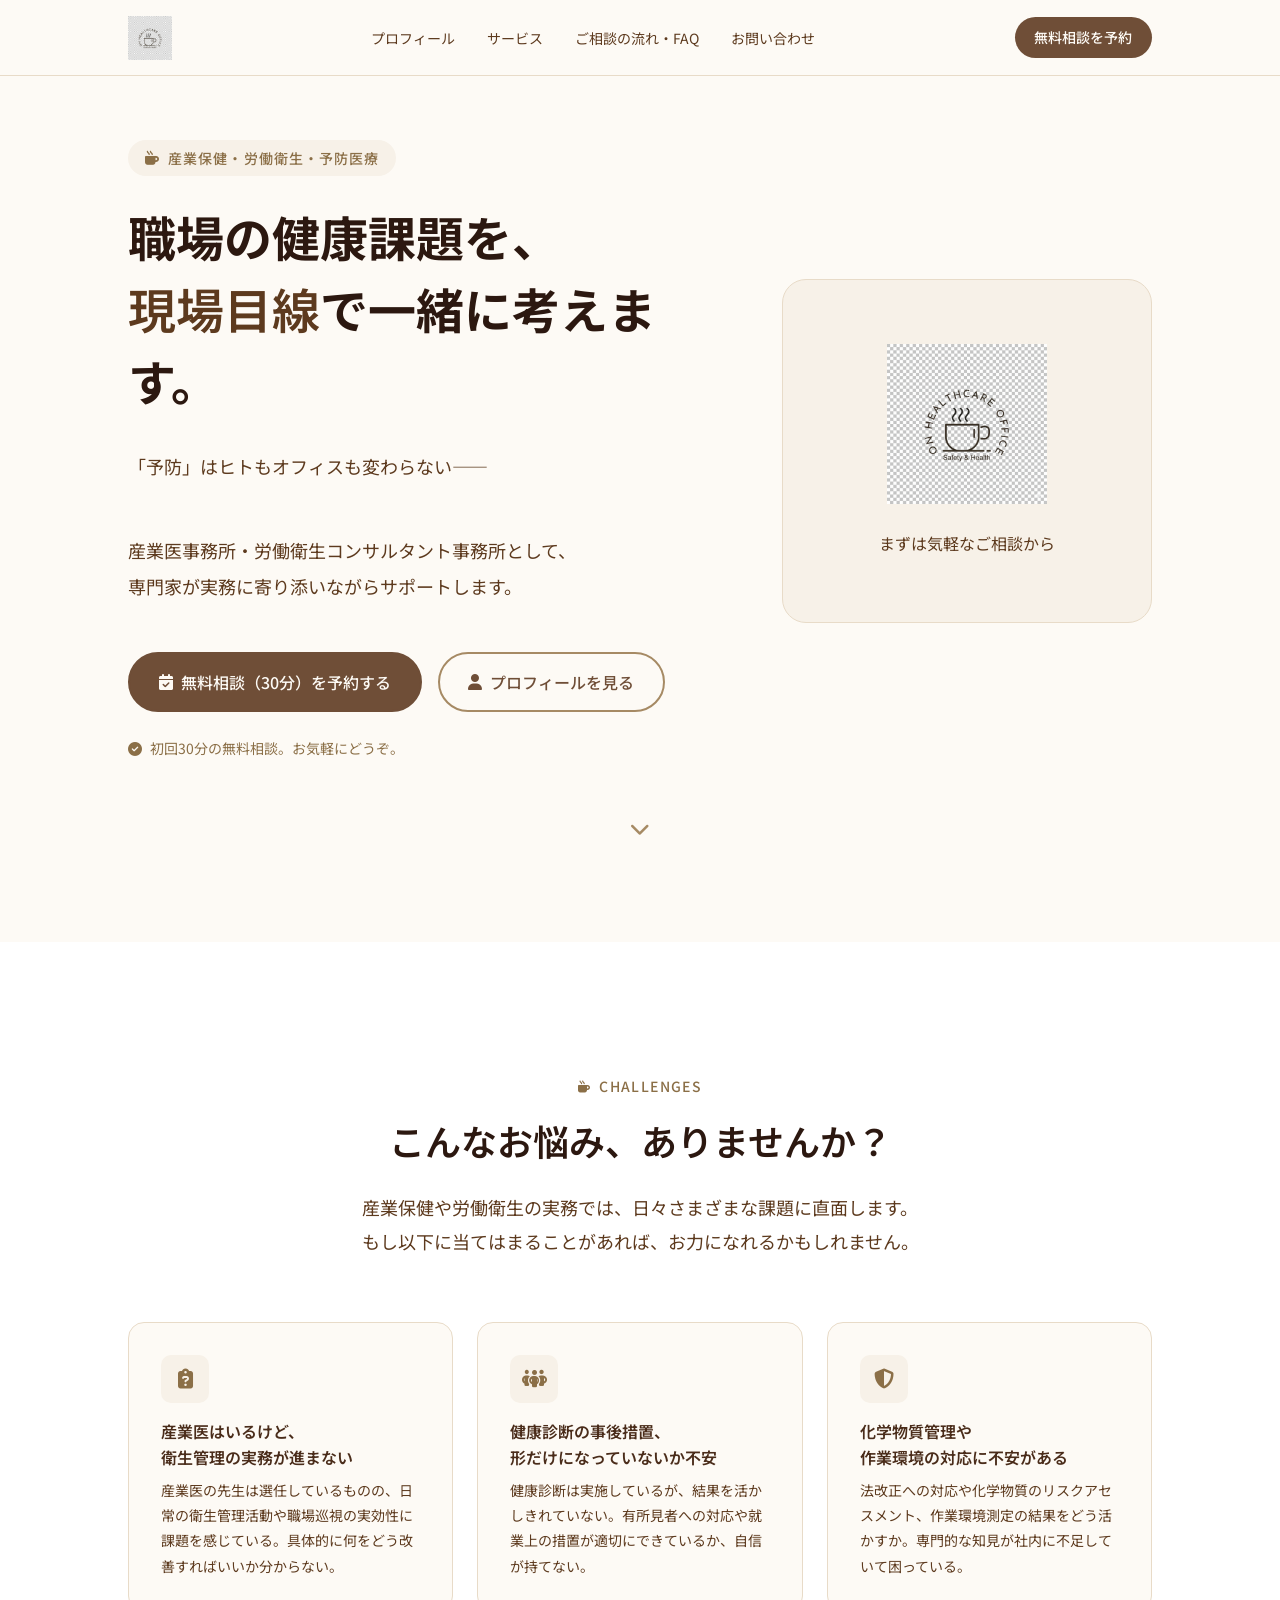
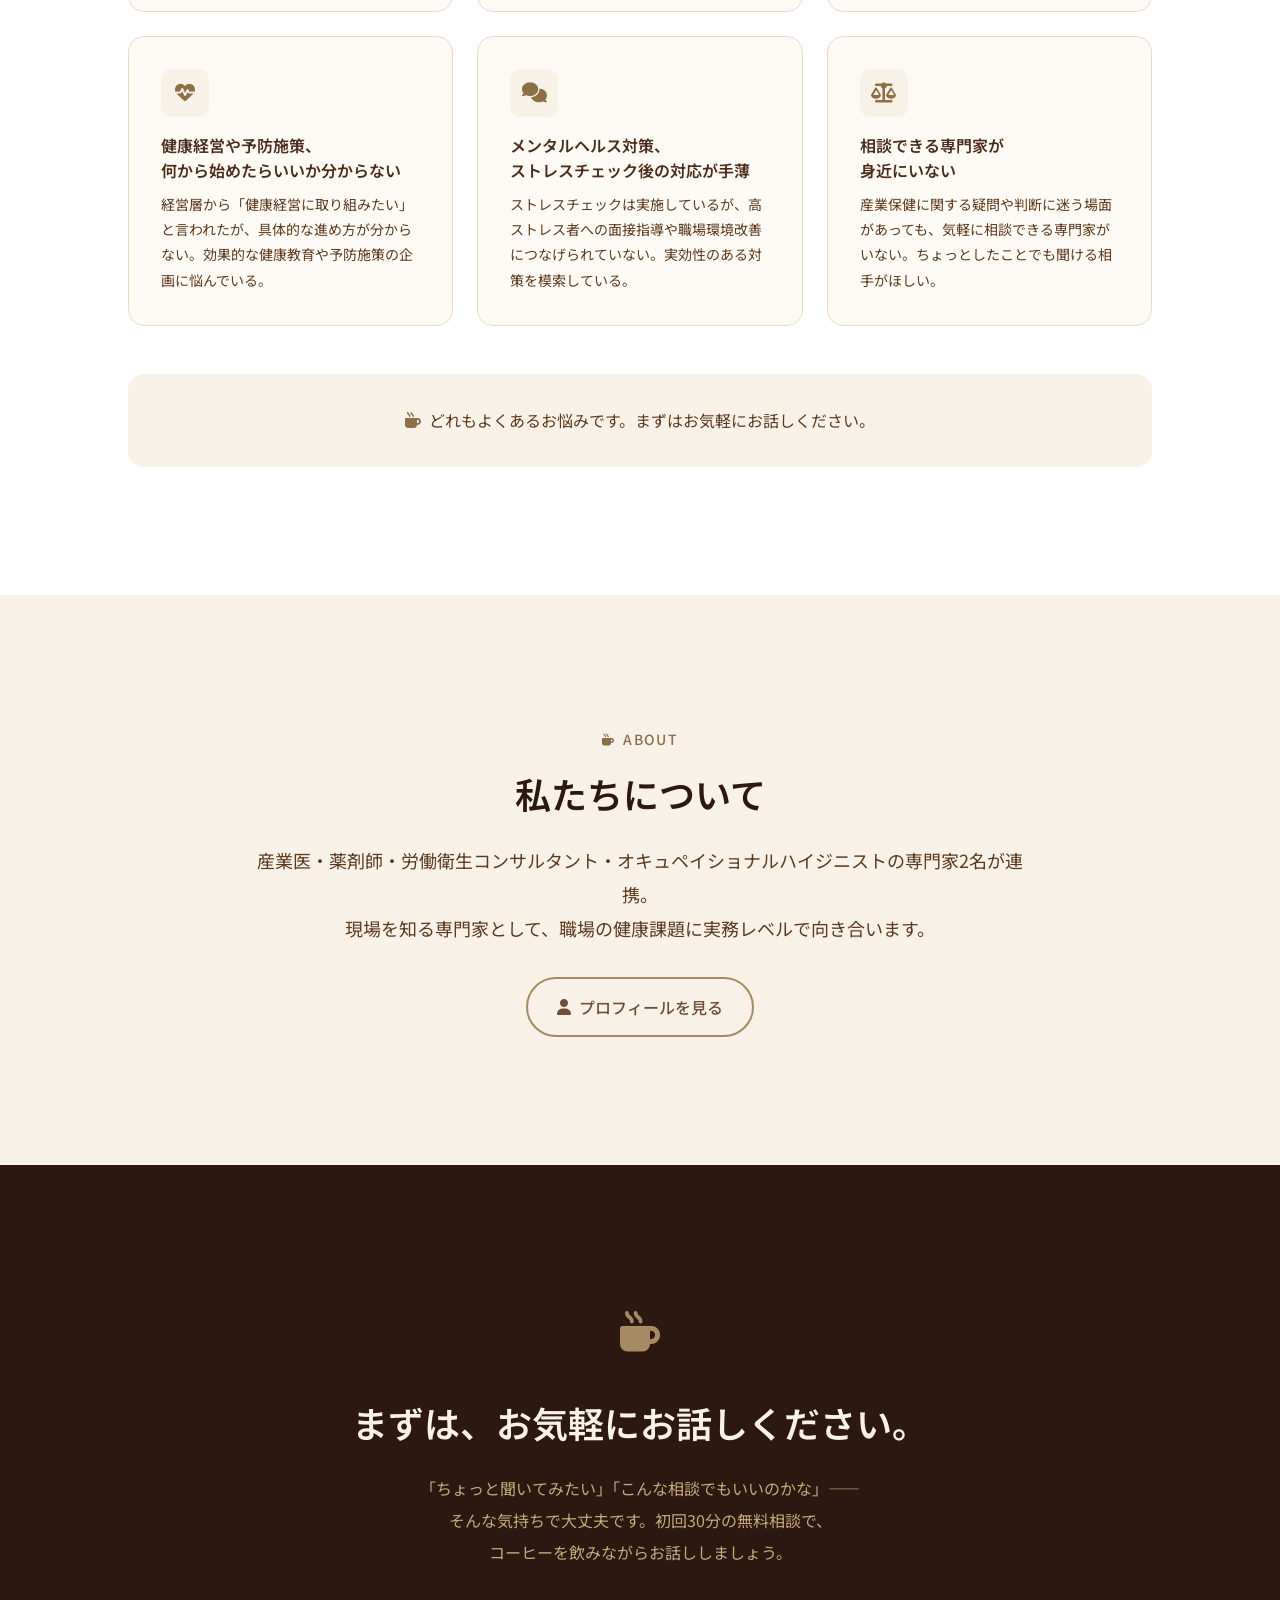
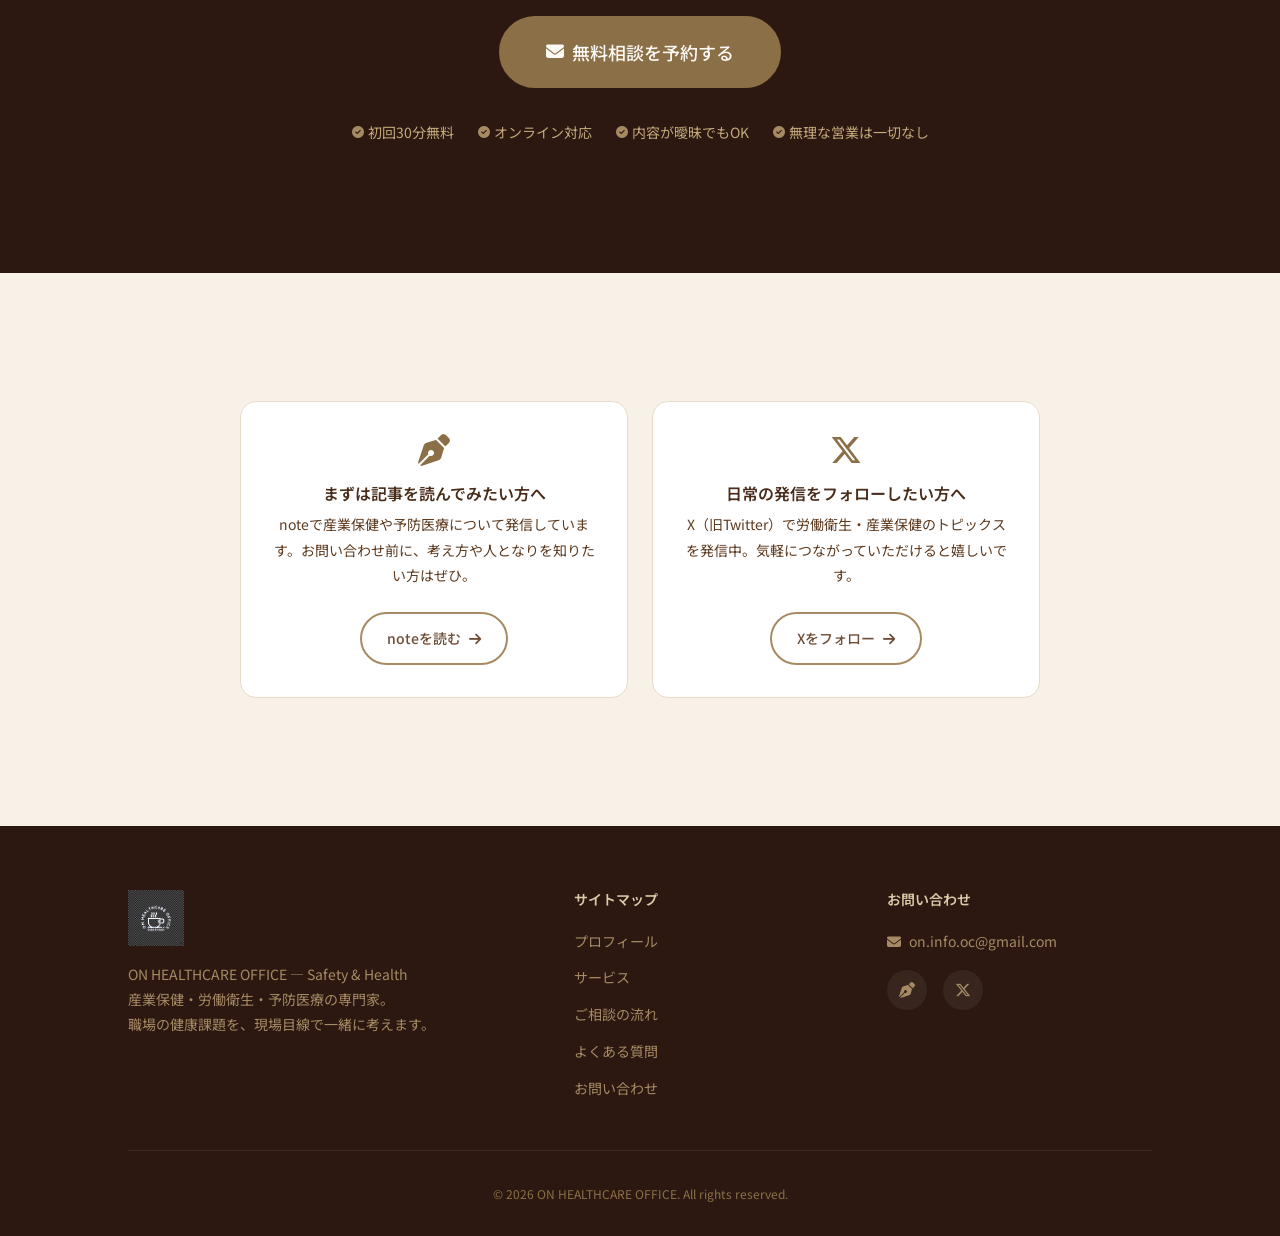
<file: index.html>
﻿<!DOCTYPE html>
<html lang="ja">
<head>
  <meta charset="UTF-8">
  <meta name="viewport" content="width=device-width, initial-scale=1.0">

  <title>ON HEALTHCARE OFFICE｜産業保健・労働衛生・予防医療の相談窓口</title>
  <meta name="description" content="ON HEALTHCARE OFFICEは、産業保健・労働衛生・予防医療の専門家（薬剤師・労働衛生コンサルタント・オキュペイショナルハイジニスト）による相談窓口です。職場の健康課題・化学物質管理・健康経営・予防医療について、現場目線でご相談をお受けしています。初回30分無料相談実施中。">
  <meta name="keywords" content="産業保健,労働衛生,予防医療,健康経営,衛生管理,労働衛生コンサルタント,オキュペイショナルハイジニスト,職場の健康,化学物質管理,作業環境測定,健康診断事後措置,健康教育,リスクアセスメント,衛生委員会">
  <meta name="robots" content="index, follow">
  <meta name="author" content="ON HEALTHCARE OFFICE / Nagisa">
  <link rel="canonical" href="https://pen8go.github.io/on-healthcare-office-site/">

  <meta property="og:title" content="ON HEALTHCARE OFFICE｜産業保健・労働衛生・予防医療の相談窓口">
  <meta property="og:description" content="薬剤師・労働衛生コンサルタント・オキュペイショナルハイジニストが、職場の健康課題や予防医療について現場目線でご相談をお受けします。初回30分無料相談実施中。">
  <meta property="og:type" content="website">
  <meta property="og:locale" content="ja_JP">
  <meta property="og:site_name" content="ON HEALTHCARE OFFICE">
  <meta property="og:url" content="https://pen8go.github.io/on-healthcare-office-site/">
  <!-- <meta property="og:image" content="https://pen8go.github.io/on-healthcare-office-site/images/ogp.png"> -->

  <meta name="twitter:card" content="summary_large_image">
  <meta name="twitter:title" content="ON HEALTHCARE OFFICE｜産業保健・労働衛生・予防医療">
  <meta name="twitter:description" content="職場の健康課題や予防医療について、現場目線でご相談をお受けしています。">
  <!-- <meta name="twitter:image" content="https://pen8go.github.io/on-healthcare-office-site/images/ogp.png"> -->

  <link rel="preconnect" href="https://fonts.googleapis.com">
  <link rel="preconnect" href="https://fonts.gstatic.com" crossorigin>
  <link rel="dns-prefetch" href="https://cdn.jsdelivr.net">
  <link href="https://fonts.googleapis.com/css2?family=Noto+Sans+JP:wght@300;400;500;600;700&display=swap" rel="stylesheet">
  <link rel="stylesheet" href="https://cdn.jsdelivr.net/npm/@fortawesome/fontawesome-free@6.4.0/css/all.min.css">
  <link rel="stylesheet" href="./css/style.css">
</head>
<body>

  <!-- ========== Header ========== -->
  <header class="site-header" id="header" role="banner">
    <div class="header-inner container">
      <a href="./index.html" class="site-logo">
        <img src="./images/logo.png?v=2" alt="ON HEALTHCARE OFFICE" class="logo-img">
      </a>
      <nav class="main-nav" id="mainNav" aria-label="メインナビゲーション">
        <ul class="nav-list">
          <li><a href="./about.html" class="nav-link">プロフィール</a></li>
          <li><a href="./services.html" class="nav-link">サービス</a></li>
          <li><a href="./flow.html" class="nav-link">ご相談の流れ・FAQ</a></li>
          <li><a href="./contact.html" class="nav-link">お問い合わせ</a></li>
        </ul>
      </nav>
      <a href="./contact.html" class="header-cta-btn">無料相談を予約</a>
      <button class="mobile-menu-btn" id="mobileMenuBtn" aria-label="メニューを開く">
        <span></span><span></span><span></span>
      </button>
    </div>
  </header>

  <main role="main">

    <!-- ========== 1. Hero ========== -->
    <section class="hero" id="hero">
      <div class="container hero-inner">
        <div class="hero-content">
          <p class="hero-label"><i class="fas fa-mug-hot"></i> 産業保健・労働衛生・予防医療</p>
          <h1 class="hero-title">
            職場の健康課題を、<br>
            <em>現場目線</em>で一緒に考えます。
          </h1>
          <p class="hero-subtitle">「予防」はヒトもオフィスも変わらない——</p>
          <p class="hero-subtitle">産業医事務所・労働衛生コンサルタント事務所として、<br class="pc-only">専門家が実務に寄り添いながらサポートします。</p>
          <div class="hero-actions">
            <a href="./contact.html" class="btn btn-primary">
              <i class="fas fa-calendar-check"></i> 無料相談（30分）を予約する
            </a>
            <a href="./about.html" class="btn btn-secondary">
              <i class="fas fa-user"></i> プロフィールを見る
            </a>
          </div>
          <p class="hero-note">
            <i class="fas fa-circle-check"></i> 初回30分の無料相談。お気軽にどうぞ。
          </p>
        </div>
        <div class="hero-visual">
          <div class="hero-visual-card">
            <img src="./images/logo.png?v=2" alt="ON HEALTHCARE OFFICE" class="hero-logo-img">
            <p class="hero-visual-text">まずは気軽なご相談から</p>
          </div>
        </div>
      </div>
      <div class="hero-scroll-indicator">
        <a href="#challenges" aria-label="下にスクロール">
          <i class="fas fa-chevron-down"></i>
        </a>
      </div>
    </section>

    <!-- ========== 2. Challenges ========== -->
    <section class="section challenges" id="challenges">
      <div class="container">
        <div class="section-header">
          <span class="section-label"><i class="fas fa-mug-hot"></i> Challenges</span>
          <h2 class="section-title">こんなお悩み、ありませんか？</h2>
          <p class="section-lead">
            産業保健や労働衛生の実務では、日々さまざまな課題に直面します。<br class="pc-only">
            もし以下に当てはまることがあれば、お力になれるかもしれません。
          </p>
        </div>
        <div class="challenges-grid">
          <div class="challenge-card">
            <div class="challenge-icon"><i class="fas fa-clipboard-question"></i></div>
            <h3>産業医はいるけど、<br>衛生管理の実務が進まない</h3>
            <p>産業医の先生は選任しているものの、日常の衛生管理活動や職場巡視の実効性に課題を感じている。具体的に何をどう改善すればいいか分からない。</p>
          </div>
          <div class="challenge-card">
            <div class="challenge-icon"><i class="fas fa-people-group"></i></div>
            <h3>健康診断の事後措置、<br>形だけになっていないか不安</h3>
            <p>健康診断は実施しているが、結果を活かしきれていない。有所見者への対応や就業上の措置が適切にできているか、自信が持てない。</p>
          </div>
          <div class="challenge-card">
            <div class="challenge-icon"><i class="fas fa-shield-halved"></i></div>
            <h3>化学物質管理や<br>作業環境の対応に不安がある</h3>
            <p>法改正への対応や化学物質のリスクアセスメント、作業環境測定の結果をどう活かすか。専門的な知見が社内に不足していて困っている。</p>
          </div>
          <div class="challenge-card">
            <div class="challenge-icon"><i class="fas fa-heart-pulse"></i></div>
            <h3>健康経営や予防施策、<br>何から始めたらいいか分からない</h3>
            <p>経営層から「健康経営に取り組みたい」と言われたが、具体的な進め方が分からない。効果的な健康教育や予防施策の企画に悩んでいる。</p>
          </div>
          <div class="challenge-card">
            <div class="challenge-icon"><i class="fas fa-comments"></i></div>
            <h3>メンタルヘルス対策、<br>ストレスチェック後の対応が手薄</h3>
            <p>ストレスチェックは実施しているが、高ストレス者への面接指導や職場環境改善につなげられていない。実効性のある対策を模索している。</p>
          </div>
          <div class="challenge-card">
            <div class="challenge-icon"><i class="fas fa-scale-balanced"></i></div>
            <h3>相談できる専門家が<br>身近にいない</h3>
            <p>産業保健に関する疑問や判断に迷う場面があっても、気軽に相談できる専門家がいない。ちょっとしたことでも聞ける相手がほしい。</p>
          </div>
        </div>
        <div class="challenges-message">
          <p>
            <i class="fas fa-mug-hot"></i>
            どれもよくあるお悩みです。まずはお気軽にお話しください。
          </p>
        </div>
      </div>
    </section>

    <!-- ========== About Preview ========== -->
    <section class="section about-preview">
      <div class="container">
        <div class="about-preview-inner">
          <span class="section-label"><i class="fas fa-mug-hot"></i> About</span>
          <h2 class="section-title">私たちについて</h2>
          <p class="section-lead">
            産業医・薬剤師・労働衛生コンサルタント・オキュペイショナルハイジニストの専門家2名が連携。<br class="pc-only">
            現場を知る専門家として、職場の健康課題に実務レベルで向き合います。
          </p>
          <a href="./about.html" class="btn btn-secondary">
            <i class="fas fa-user"></i> プロフィールを見る
          </a>
        </div>
      </div>
    </section>

    <!-- ========== CTA ========== -->
    <section class="section cta" id="cta">
      <div class="container">
        <div class="cta-inner">
          <div class="cta-icon"><i class="fas fa-mug-hot"></i></div>
          <h2 class="cta-title">まずは、お気軽にお話しください。</h2>
          <p class="cta-text">
            「ちょっと聞いてみたい」「こんな相談でもいいのかな」——<br class="pc-only">
            そんな気持ちで大丈夫です。初回30分の無料相談で、<br class="pc-only">
            コーヒーを飲みながらお話ししましょう。
          </p>
          <div class="cta-actions">
            <a href="./contact.html" class="btn btn-primary btn-large">
              <i class="fas fa-envelope"></i> 無料相談を予約する
            </a>
          </div>
          <ul class="cta-features">
            <li><i class="fas fa-circle-check"></i> 初回30分無料</li>
            <li><i class="fas fa-circle-check"></i> オンライン対応</li>
            <li><i class="fas fa-circle-check"></i> 内容が曖昧でもOK</li>
            <li><i class="fas fa-circle-check"></i> 無理な営業は一切なし</li>
          </ul>
        </div>
      </div>
    </section>

    <!-- ========== Sub-CTA ========== -->
    <section class="section sub-cta" id="sub-cta">
      <div class="container">
        <div class="sub-cta-grid">
          <div class="sub-cta-card">
            <i class="fas fa-pen-nib"></i>
            <h3>まずは記事を読んでみたい方へ</h3>
            <p>noteで産業保健や予防医療について発信しています。お問い合わせ前に、考え方や人となりを知りたい方はぜひ。</p>
            <a href="#" class="btn btn-outline" target="_blank" rel="noopener noreferrer">noteを読む <i class="fas fa-arrow-right"></i></a>
          </div>
          <div class="sub-cta-card">
            <i class="fab fa-x-twitter"></i>
            <h3>日常の発信をフォローしたい方へ</h3>
            <p>X（旧Twitter）で労働衛生・産業保健のトピックスを発信中。気軽につながっていただけると嬉しいです。</p>
            <a href="#" class="btn btn-outline" target="_blank" rel="noopener noreferrer">Xをフォロー <i class="fas fa-arrow-right"></i></a>
          </div>
        </div>
      </div>
    </section>

  </main>

  <!-- ========== Footer ========== -->
  <footer class="site-footer" id="footer" role="contentinfo">
    <div class="container">
      <div class="footer-inner">
        <div class="footer-brand">
          <a href="./index.html" class="footer-logo">
            <img src="./images/logo.png?v=2" alt="ON HEALTHCARE OFFICE" class="footer-logo-img">
          </a>
          <p class="footer-description">
            ON HEALTHCARE OFFICE — Safety &amp; Health<br>
            産業保健・労働衛生・予防医療の専門家。<br>
            職場の健康課題を、現場目線で一緒に考えます。
          </p>
        </div>
        <div class="footer-nav">
          <h4>サイトマップ</h4>
          <ul>
            <li><a href="./about.html">プロフィール</a></li>
            <li><a href="./services.html">サービス</a></li>
            <li><a href="./flow.html">ご相談の流れ</a></li>
            <li><a href="./flow.html#faq">よくある質問</a></li>
            <li><a href="./contact.html">お問い合わせ</a></li>
          </ul>
        </div>
        <div class="footer-contact">
          <h4>お問い合わせ</h4>
          <p>
            <a href="mailto:on.info.oc@gmail.com"><i class="fas fa-envelope"></i> on.info.oc@gmail.com</a>
          </p>
          <div class="footer-social">
            <a href="#" target="_blank" rel="noopener noreferrer" aria-label="note"><i class="fas fa-pen-nib"></i></a>
            <a href="#" target="_blank" rel="noopener noreferrer" aria-label="X"><i class="fab fa-x-twitter"></i></a>
          </div>
        </div>
      </div>
      <div class="footer-bottom">
        <p>&copy; 2026 ON HEALTHCARE OFFICE. All rights reserved.</p>
      </div>
    </div>
  </footer>

  <script src="./js/main.js"></script>

  <script type="application/ld+json">
  {
    "@context": "https://schema.org",
    "@type": "ProfessionalService",
    "name": "ON HEALTHCARE OFFICE",
    "description": "産業保健・労働衛生・予防医療の専門家による相談窓口。職場の健康課題や化学物質管理、健康経営について、現場目線でご相談をお受けしています。",
    "url": "https://pen8go.github.io/on-healthcare-office-site/",
    "logo": "https://pen8go.github.io/on-healthcare-office-site/images/logo.png",
    "image": "https://pen8go.github.io/on-healthcare-office-site/images/logo.png",
    "priceRange": "初回30分無料相談",
    "areaServed": { "@type": "Country", "name": "JP" },
    "serviceType": [
      "産業保健体制の構築・改善支援",
      "化学物質管理・作業環境の評価",
      "健康教育・予防施策の企画",
      "産業保健に関する個別相談"
    ],
    "founder": {
      "@type": "Person",
      "name": "Nagisa",
      "jobTitle": "産業保健・労働衛生・予防医療 専門家",
      "hasCredential": [
        { "@type": "EducationalOccupationalCredential", "credentialCategory": "professional", "name": "薬剤師" },
        { "@type": "EducationalOccupationalCredential", "credentialCategory": "professional", "name": "労働衛生コンサルタント（保健衛生）" },
        { "@type": "EducationalOccupationalCredential", "credentialCategory": "professional", "name": "日測協認定オキュペイショナルハイジニスト" }
      ],
      "knowsAbout": ["産業保健", "労働衛生", "予防医療", "化学物質管理", "作業環境測定", "健康経営", "健康教育", "リスクアセスメント"]
    }
  }
  </script>
  <script type="application/ld+json">
  {
    "@context": "https://schema.org",
    "@type": "WebSite",
    "name": "ON HEALTHCARE OFFICE",
    "url": "https://pen8go.github.io/on-healthcare-office-site/",
    "description": "産業保健・労働衛生・予防医療の専門家による相談窓口"
  }
  </script>
</body>
</html>
</file>
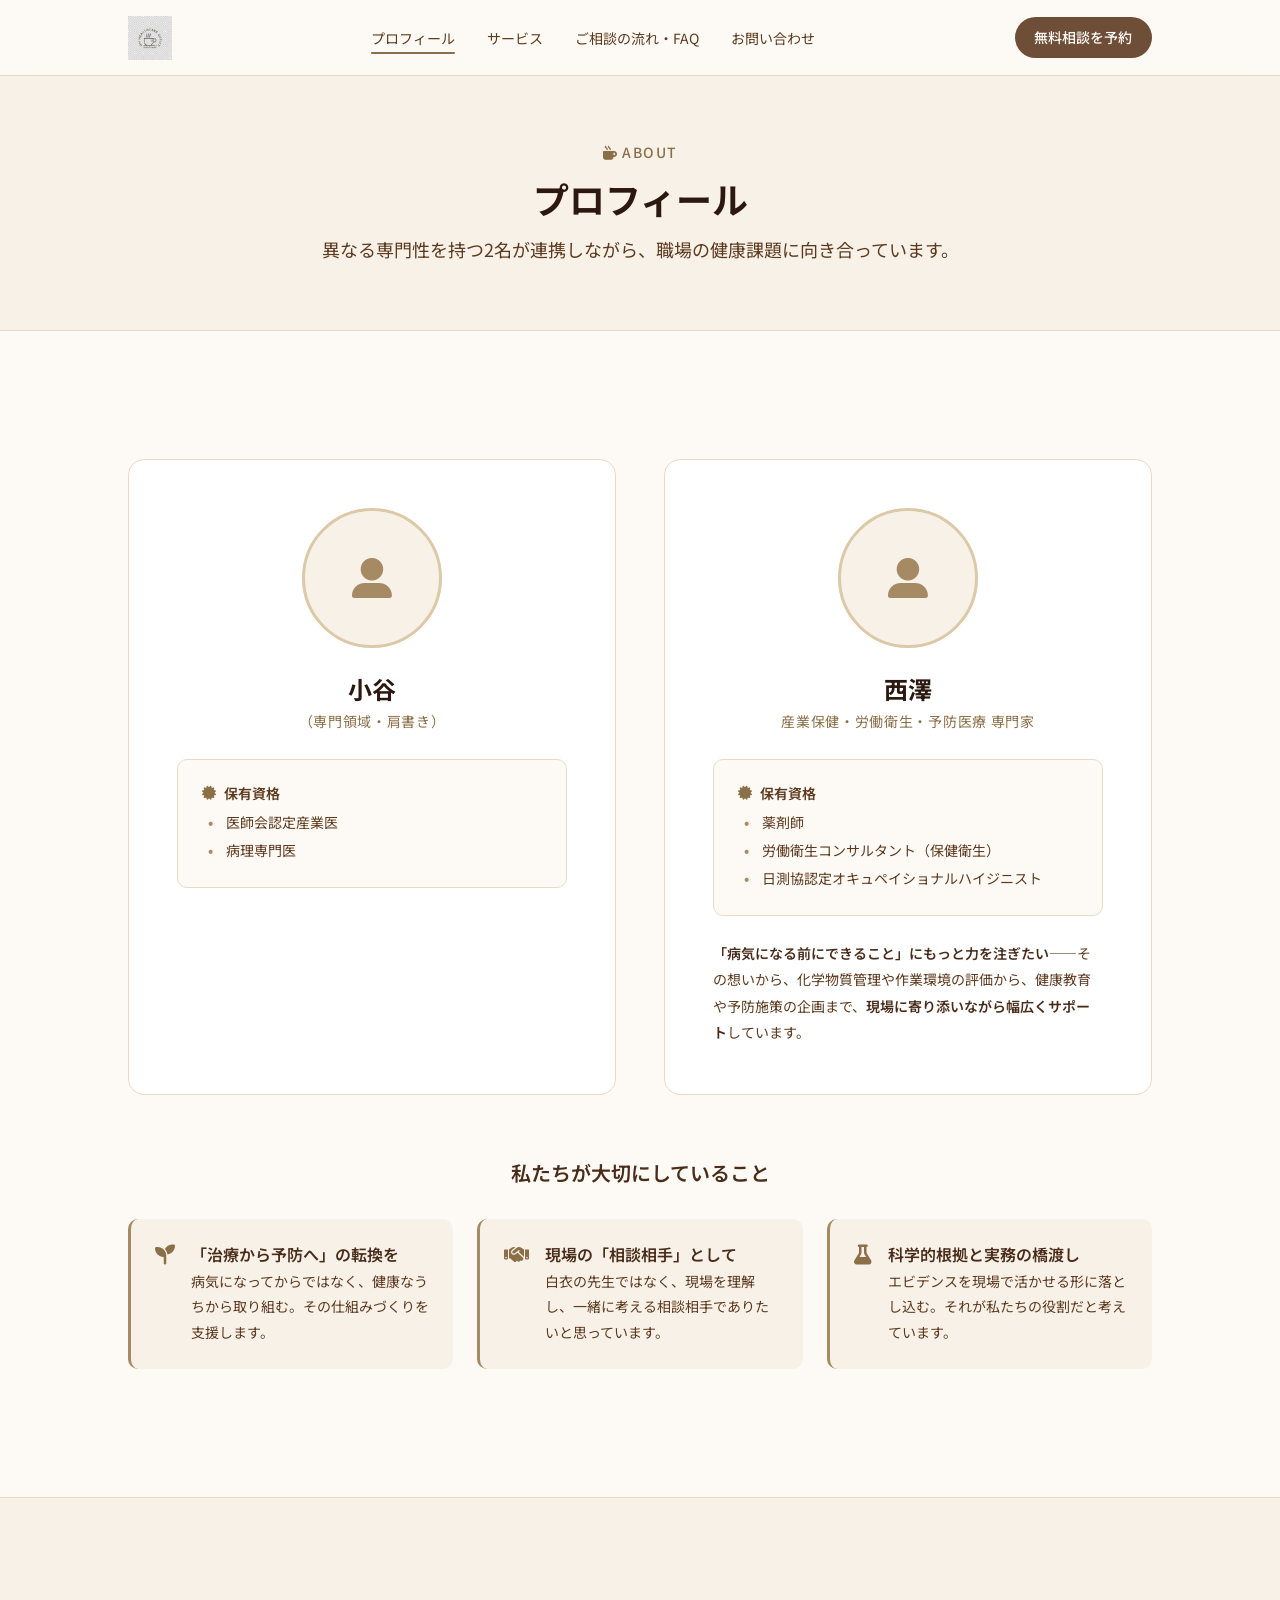
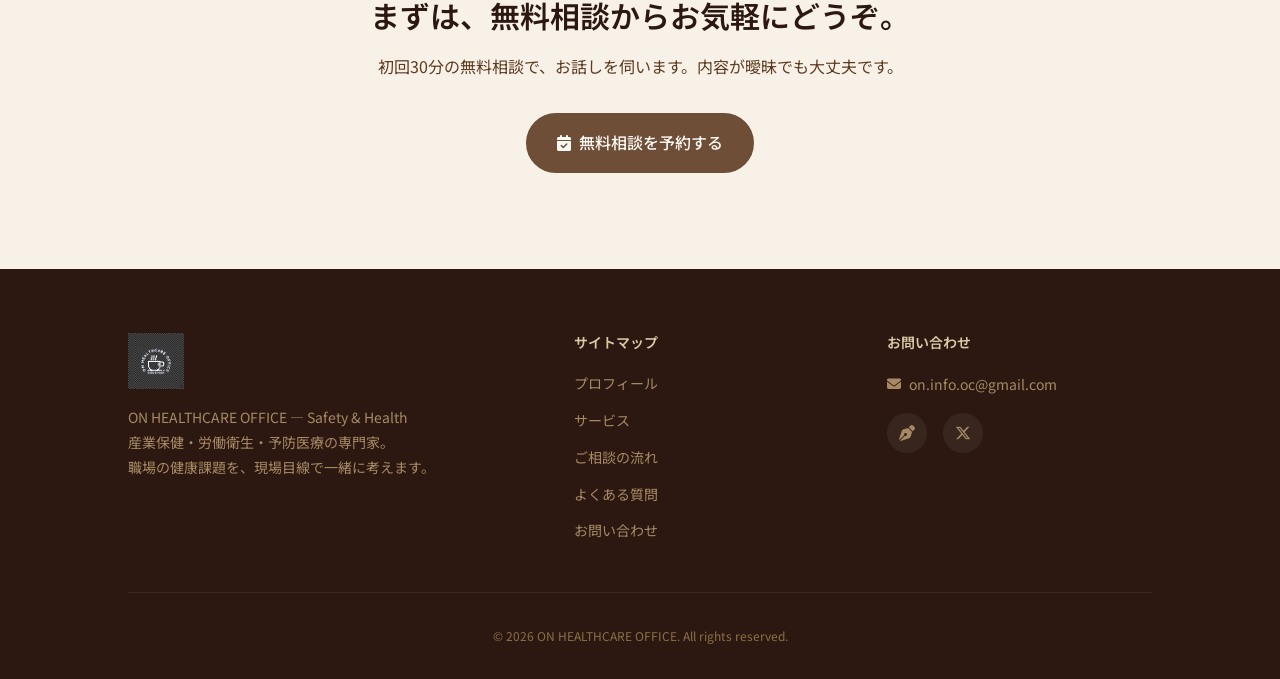
<file: about.html>
﻿<!DOCTYPE html>
<html lang="ja">
<head>
  <meta charset="UTF-8">
  <meta name="viewport" content="width=device-width, initial-scale=1.0">

  <title>プロフィール｜ON HEALTHCARE OFFICE</title>
  <meta name="description" content="ON HEALTHCARE OFFICEのメンバー紹介。産業医・薬剤師・労働衛生コンサルタント・オキュペイショナルハイジニストの専門家2名が、職場の健康課題に現場目線で向き合います。">
  <meta name="robots" content="index, follow">
  <link rel="canonical" href="https://pen8go.github.io/on-healthcare-office-site/about.html">

  <meta property="og:title" content="プロフィール｜ON HEALTHCARE OFFICE">
  <meta property="og:description" content="専門家2名のプロフィールと、私たちが大切にしていることをご紹介します。">
  <meta property="og:type" content="website">
  <meta property="og:locale" content="ja_JP">
  <meta property="og:site_name" content="ON HEALTHCARE OFFICE">
  <meta property="og:url" content="https://pen8go.github.io/on-healthcare-office-site/about.html">

  <link rel="preconnect" href="https://fonts.googleapis.com">
  <link rel="preconnect" href="https://fonts.gstatic.com" crossorigin>
  <link rel="dns-prefetch" href="https://cdn.jsdelivr.net">
  <link href="https://fonts.googleapis.com/css2?family=Noto+Sans+JP:wght@300;400;500;600;700&display=swap" rel="stylesheet">
  <link rel="stylesheet" href="https://cdn.jsdelivr.net/npm/@fortawesome/fontawesome-free@6.4.0/css/all.min.css">
  <link rel="stylesheet" href="./css/style.css">
</head>
<body>

  <!-- ========== Header ========== -->
  <header class="site-header" id="header" role="banner">
    <div class="header-inner container">
      <a href="./index.html" class="site-logo">
        <img src="./images/logo.png?v=2" alt="ON HEALTHCARE OFFICE" class="logo-img">
      </a>
      <nav class="main-nav" id="mainNav" aria-label="メインナビゲーション">
        <ul class="nav-list">
          <li><a href="./about.html" class="nav-link">プロフィール</a></li>
          <li><a href="./services.html" class="nav-link">サービス</a></li>
          <li><a href="./flow.html" class="nav-link">ご相談の流れ・FAQ</a></li>
          <li><a href="./contact.html" class="nav-link">お問い合わせ</a></li>
        </ul>
      </nav>
      <a href="./contact.html" class="header-cta-btn">無料相談を予約</a>
      <button class="mobile-menu-btn" id="mobileMenuBtn" aria-label="メニューを開く">
        <span></span><span></span><span></span>
      </button>
    </div>
  </header>

  <main role="main">

    <!-- Page Hero -->
    <div class="page-hero">
      <div class="container">
        <p class="page-hero-label"><i class="fas fa-mug-hot"></i> About</p>
        <h1 class="page-hero-title">プロフィール</h1>
        <p class="page-hero-lead">異なる専門性を持つ2名が連携しながら、職場の健康課題に向き合っています。</p>
      </div>
    </div>

    <!-- ========== About ========== -->
    <section class="section about" id="about">
      <div class="container">

        <div class="about-members">

          <!-- Member 1: 小谷 -->
          <article class="member-card">
            <div class="member-photo">
              <div class="member-photo-placeholder">
                <i class="fas fa-user-large"></i>
              </div>
            </div>
            <div class="member-info">
              <h3 class="member-name">小谷</h3>
              <p class="member-role">（専門領域・肩書き）</p>
              <div class="member-qualifications">
                <h4><i class="fas fa-certificate"></i> 保有資格</h4>
                <ul>
                  <li>医師会認定産業医</li>
                  <li>病理専門医</li>
                </ul>
              </div>
              <div class="member-message">
                <p><br></p>
                <p><br></p>
                <p><br></p>
              </div>
            </div>
          </article>

          <!-- Member 2: Nagisa -->
          <article class="member-card">
            <div class="member-photo">
              <div class="member-photo-placeholder">
                <i class="fas fa-user-large"></i>
              </div>
            </div>
            <div class="member-info">
              <h3 class="member-name">西澤</h3>
              <p class="member-role">産業保健・労働衛生・予防医療 専門家</p>
              <div class="member-qualifications">
                <h4><i class="fas fa-certificate"></i> 保有資格</h4>
                <ul>
                  <li>薬剤師</li>
                  <li>労働衛生コンサルタント（保健衛生）</li>
                  <li>日測協認定オキュペイショナルハイジニスト</li>
                </ul>
              </div>
              <div class="member-message">
                <p><strong>「病気になる前にできること」にもっと力を注ぎたい</strong>——その想いから、化学物質管理や作業環境の評価から、健康教育や予防施策の企画まで、<strong>現場に寄り添いながら幅広くサポート</strong>しています。</p>
              </div>
            </div>
          </article>

        </div>

        <!-- Philosophy -->
        <div class="about-philosophy">
          <h3 class="philosophy-heading">私たちが大切にしていること</h3>
          <div class="philosophy-grid">
            <div class="philosophy-item">
              <i class="fas fa-seedling"></i>
              <div>
                <h4>「治療から予防へ」の転換を</h4>
                <p>病気になってからではなく、健康なうちから取り組む。その仕組みづくりを支援します。</p>
              </div>
            </div>
            <div class="philosophy-item">
              <i class="fas fa-handshake"></i>
              <div>
                <h4>現場の「相談相手」として</h4>
                <p>白衣の先生ではなく、現場を理解し、一緒に考える相談相手でありたいと思っています。</p>
              </div>
            </div>
            <div class="philosophy-item">
              <i class="fas fa-flask"></i>
              <div>
                <h4>科学的根拠と実務の橋渡し</h4>
                <p>エビデンスを現場で活かせる形に落とし込む。それが私たちの役割だと考えています。</p>
              </div>
            </div>
          </div>
        </div>

      </div>
    </section>

    <!-- Page CTA Teaser -->
    <section class="page-cta-teaser">
      <div class="container">
        <div class="page-cta-teaser-inner">
          <h2>まずは、無料相談からお気軽にどうぞ。</h2>
          <p>初回30分の無料相談で、お話しを伺います。内容が曖昧でも大丈夫です。</p>
          <a href="./contact.html" class="btn btn-primary">
            <i class="fas fa-calendar-check"></i> 無料相談を予約する
          </a>
        </div>
      </div>
    </section>

  </main>

  <!-- ========== Footer ========== -->
  <footer class="site-footer" id="footer" role="contentinfo">
    <div class="container">
      <div class="footer-inner">
        <div class="footer-brand">
          <a href="./index.html" class="footer-logo">
            <img src="./images/logo.png?v=2" alt="ON HEALTHCARE OFFICE" class="footer-logo-img">
          </a>
          <p class="footer-description">
            ON HEALTHCARE OFFICE — Safety &amp; Health<br>
            産業保健・労働衛生・予防医療の専門家。<br>
            職場の健康課題を、現場目線で一緒に考えます。
          </p>
        </div>
        <div class="footer-nav">
          <h4>サイトマップ</h4>
          <ul>
            <li><a href="./about.html">プロフィール</a></li>
            <li><a href="./services.html">サービス</a></li>
            <li><a href="./flow.html">ご相談の流れ</a></li>
            <li><a href="./flow.html#faq">よくある質問</a></li>
            <li><a href="./contact.html">お問い合わせ</a></li>
          </ul>
        </div>
        <div class="footer-contact">
          <h4>お問い合わせ</h4>
          <p>
            <a href="mailto:on.info.oc@gmail.com"><i class="fas fa-envelope"></i> on.info.oc@gmail.com</a>
          </p>
          <div class="footer-social">
            <a href="#" target="_blank" rel="noopener noreferrer" aria-label="note"><i class="fas fa-pen-nib"></i></a>
            <a href="#" target="_blank" rel="noopener noreferrer" aria-label="X"><i class="fab fa-x-twitter"></i></a>
          </div>
        </div>
      </div>
      <div class="footer-bottom">
        <p>&copy; 2026 ON HEALTHCARE OFFICE. All rights reserved.</p>
      </div>
    </div>
  </footer>

  <script src="./js/main.js"></script>
</body>
</html>
</file>
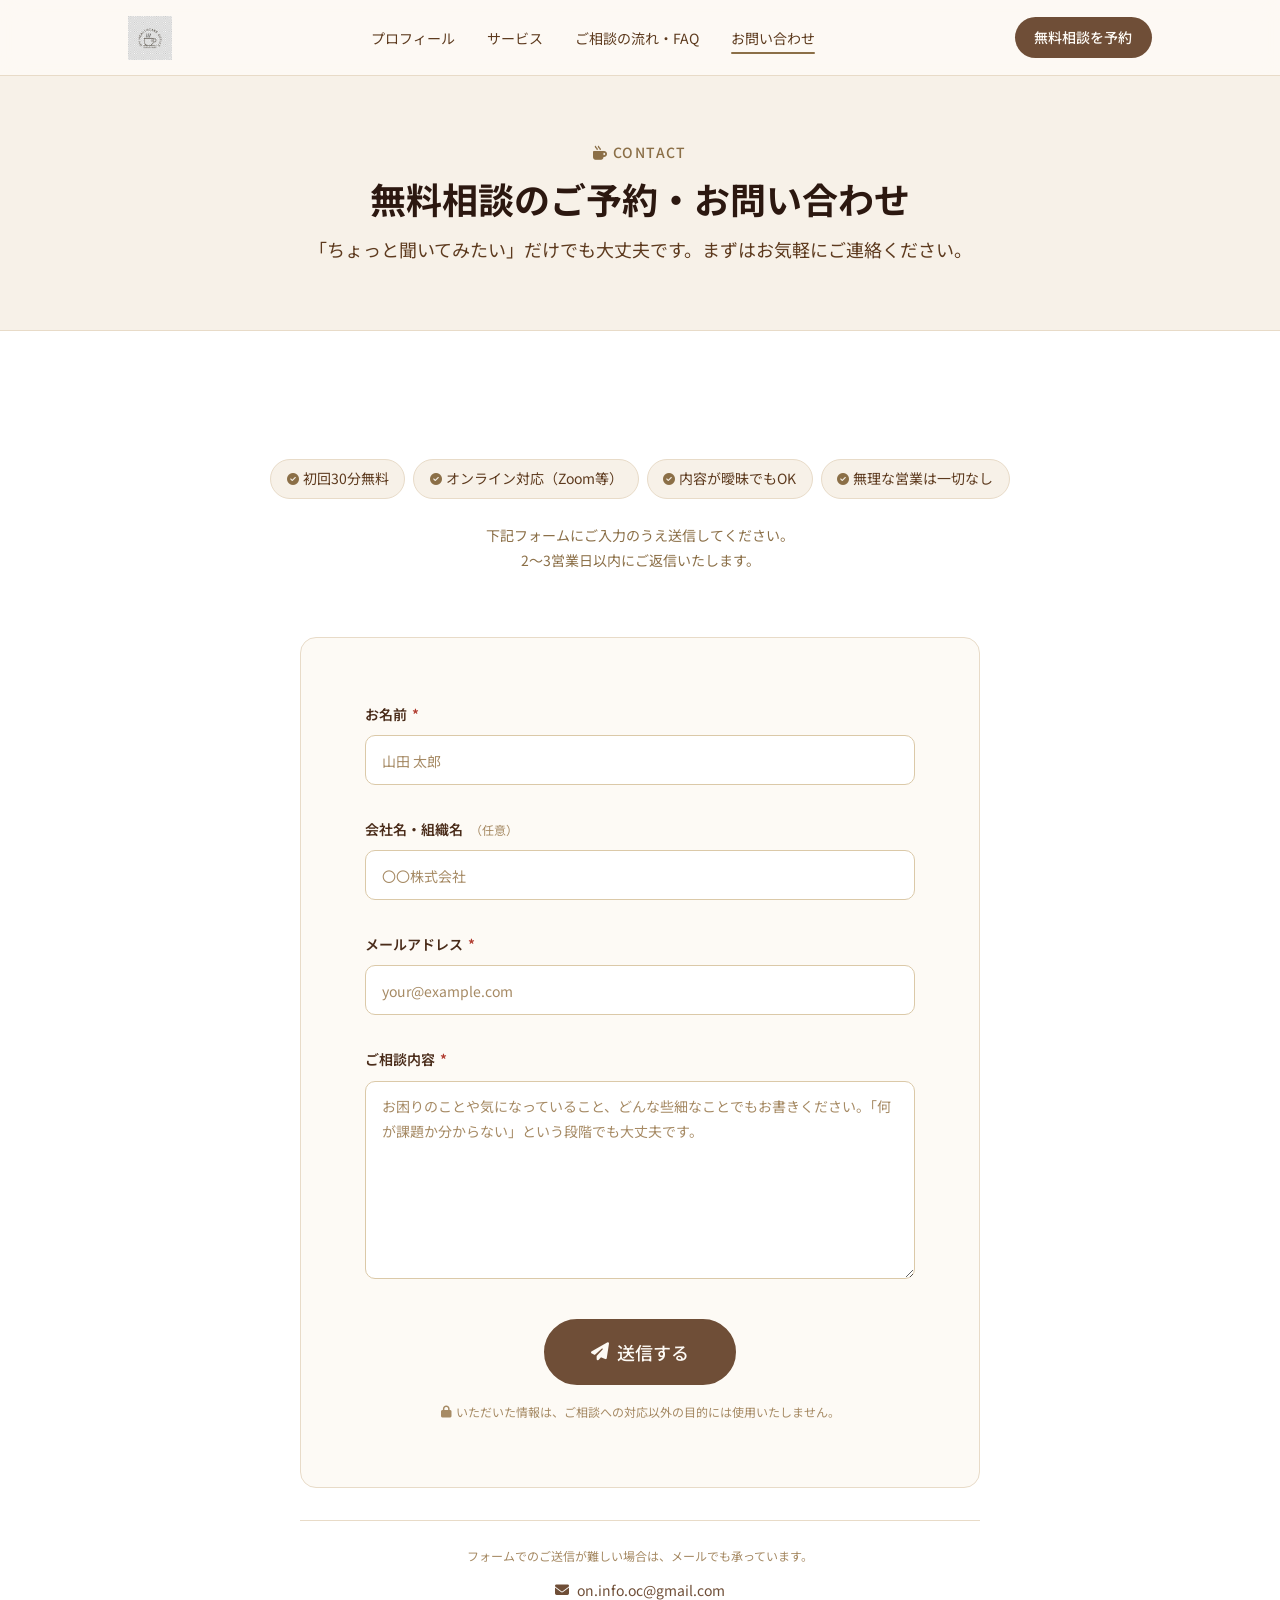
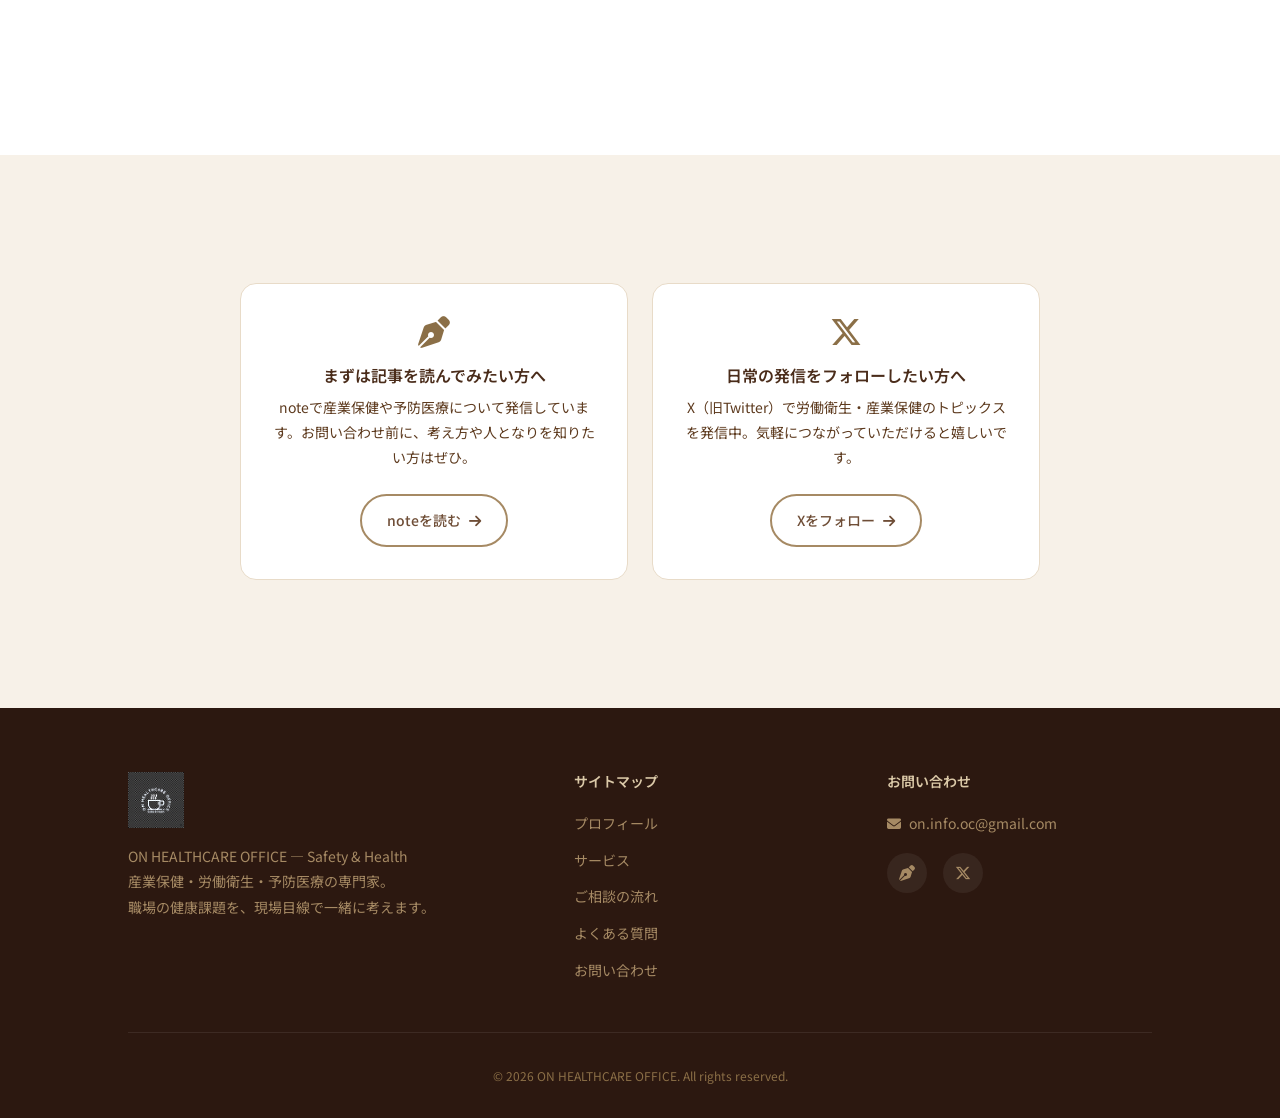
<file: contact.html>
﻿<!DOCTYPE html>
<html lang="ja">
<head>
  <meta charset="UTF-8">
  <meta name="viewport" content="width=device-width, initial-scale=1.0">

  <title>無料相談のご予約・お問い合わせ｜ON HEALTHCARE OFFICE</title>
  <meta name="description" content="ON HEALTHCARE OFFICEへの無料相談のご予約・お問い合わせはこちら。初回30分無料、オンライン対応、内容が曖昧でもOK。無理な営業は一切いたしません。">
  <meta name="robots" content="index, follow">
  <link rel="canonical" href="https://pen8go.github.io/on-healthcare-office-site/contact.html">

  <meta property="og:title" content="無料相談のご予約・お問い合わせ｜ON HEALTHCARE OFFICE">
  <meta property="og:description" content="初回30分無料相談のご予約はこちらから。内容が曖昧でも大丈夫。無理な営業は一切いたしません。">
  <meta property="og:type" content="website">
  <meta property="og:locale" content="ja_JP">
  <meta property="og:site_name" content="ON HEALTHCARE OFFICE">
  <meta property="og:url" content="https://pen8go.github.io/on-healthcare-office-site/contact.html">

  <link rel="preconnect" href="https://fonts.googleapis.com">
  <link rel="preconnect" href="https://fonts.gstatic.com" crossorigin>
  <link rel="dns-prefetch" href="https://cdn.jsdelivr.net">
  <link href="https://fonts.googleapis.com/css2?family=Noto+Sans+JP:wght@300;400;500;600;700&display=swap" rel="stylesheet">
  <link rel="stylesheet" href="https://cdn.jsdelivr.net/npm/@fortawesome/fontawesome-free@6.4.0/css/all.min.css">
  <link rel="stylesheet" href="./css/style.css">
</head>
<body>

  <!-- ========== Header ========== -->
  <header class="site-header" id="header" role="banner">
    <div class="header-inner container">
      <a href="./index.html" class="site-logo">
        <img src="./images/logo.png?v=2" alt="ON HEALTHCARE OFFICE" class="logo-img">
      </a>
      <nav class="main-nav" id="mainNav" aria-label="メインナビゲーション">
        <ul class="nav-list">
          <li><a href="./about.html" class="nav-link">プロフィール</a></li>
          <li><a href="./services.html" class="nav-link">サービス</a></li>
          <li><a href="./flow.html" class="nav-link">ご相談の流れ・FAQ</a></li>
          <li><a href="./contact.html" class="nav-link">お問い合わせ</a></li>
        </ul>
      </nav>
      <a href="./contact.html" class="header-cta-btn">無料相談を予約</a>
      <button class="mobile-menu-btn" id="mobileMenuBtn" aria-label="メニューを開く">
        <span></span><span></span><span></span>
      </button>
    </div>
  </header>

  <main role="main">

    <!-- Page Hero -->
    <div class="page-hero">
      <div class="container">
        <p class="page-hero-label"><i class="fas fa-mug-hot"></i> Contact</p>
        <h1 class="page-hero-title">無料相談のご予約・お問い合わせ</h1>
        <p class="page-hero-lead">「ちょっと聞いてみたい」だけでも大丈夫です。まずはお気軽にご連絡ください。</p>
      </div>
    </div>

    <!-- ========== Contact Section ========== -->
    <section class="section contact-section" id="contact">
      <div class="container">

        <!-- Intro + badges -->
        <div class="contact-intro">
          <ul class="contact-features">
            <li class="contact-feature-badge"><i class="fas fa-circle-check"></i> 初回30分無料</li>
            <li class="contact-feature-badge"><i class="fas fa-circle-check"></i> オンライン対応（Zoom等）</li>
            <li class="contact-feature-badge"><i class="fas fa-circle-check"></i> 内容が曖昧でもOK</li>
            <li class="contact-feature-badge"><i class="fas fa-circle-check"></i> 無理な営業は一切なし</li>
          </ul>
          <p class="contact-intro-note">
            下記フォームにご入力のうえ送信してください。<br>
            2〜3営業日以内にご返信いたします。
          </p>
        </div>

        <!-- Form wrap -->
        <div class="contact-form-wrap">

          <!--
            =====================================================================
            GOOGLE FORMS 接続手順
            =====================================================================

            【STEP 1】Google Forms でフォームを作成
              https://docs.google.com/forms/

            【STEP 2】form の action URL を取得
              フォームプレビュー URL の末尾 "viewform" を "formResponse" に変更
              例: https://docs.google.com/forms/d/e/1FAIpQLSXXXXXXXX/formResponse
              → 下記 <form action="ここに貼る"> に設定

            【STEP 3】各フィールドの entry ID を取得
              フォームプレビューページ → 右クリック「ページのソースを表示」
              → "entry." で検索 → 各テキストボックスに対応する entry.XXXXXXXXXX を確認
              → 下記の name="entry.XXXXXXXXXX" プレースホルダーを置き換える

            =====================================================================
          -->

          <form
            id="contactForm"
            class="contact-form"
            action="https://docs.google.com/forms/d/e/FORM_ID_HERE/formResponse"
            method="POST"
            target="hidden-iframe"
            novalidate>

            <div class="form-group">
              <label for="field-name">
                お名前 <span class="form-required">*</span>
              </label>
              <input
                type="text"
                id="field-name"
                name="entry.XXXXXXXXXX"
                required
                autocomplete="name"
                placeholder="山田 太郎">
            </div>

            <div class="form-group">
              <label for="field-company">
                会社名・組織名 <span class="form-optional">（任意）</span>
              </label>
              <input
                type="text"
                id="field-company"
                name="entry.XXXXXXXXXX"
                autocomplete="organization"
                placeholder="〇〇株式会社">
            </div>

            <div class="form-group">
              <label for="field-email">
                メールアドレス <span class="form-required">*</span>
              </label>
              <input
                type="email"
                id="field-email"
                name="entry.XXXXXXXXXX"
                required
                autocomplete="email"
                placeholder="your@example.com">
            </div>

            <div class="form-group">
              <label for="field-message">
                ご相談内容 <span class="form-required">*</span>
              </label>
              <textarea
                id="field-message"
                name="entry.XXXXXXXXXX"
                required
                rows="6"
                placeholder="お困りのことや気になっていること、どんな些細なことでもお書きください。「何が課題か分からない」という段階でも大丈夫です。"></textarea>
            </div>

            <div class="form-submit">
              <button type="submit" class="btn btn-primary btn-large" id="submitBtn">
                <i class="fas fa-paper-plane"></i> 送信する
              </button>
              <p class="form-privacy">
                <i class="fas fa-lock"></i>
                いただいた情報は、ご相談への対応以外の目的には使用いたしません。
              </p>
            </div>

          </form>

          <!-- 送信後の成功メッセージ（非表示→JS で表示） -->
          <div class="form-success" id="formSuccess" aria-live="polite">
            <i class="fas fa-circle-check"></i>
            <h3>送信が完了しました</h3>
            <p>お問い合わせありがとうございます。<br>内容を確認のうえ、2〜3営業日以内にご連絡いたします。</p>
            <a href="./index.html" class="btn btn-secondary" style="margin-top: 1.5rem;">
              <i class="fas fa-home"></i> トップページへ戻る
            </a>
          </div>

          <!-- メール直接連絡の代替手段 -->
          <div class="contact-alt">
            <p>フォームでのご送信が難しい場合は、メールでも承っています。</p>
            <a href="mailto:on.info.oc@gmail.com">
              <i class="fas fa-envelope"></i> on.info.oc@gmail.com
            </a>
          </div>

        </div>
      </div>
    </section>

    <!-- 送信先となる非表示 iframe -->
    <iframe name="hidden-iframe" title="form-target" aria-hidden="true" style="display:none;"></iframe>

    <!-- ========== Sub-CTA ========== -->
    <section class="section sub-cta" id="sub-cta">
      <div class="container">
        <div class="sub-cta-grid">
          <div class="sub-cta-card">
            <i class="fas fa-pen-nib"></i>
            <h3>まずは記事を読んでみたい方へ</h3>
            <p>noteで産業保健や予防医療について発信しています。お問い合わせ前に、考え方や人となりを知りたい方はぜひ。</p>
            <a href="#" class="btn btn-outline" target="_blank" rel="noopener noreferrer">noteを読む <i class="fas fa-arrow-right"></i></a>
          </div>
          <div class="sub-cta-card">
            <i class="fab fa-x-twitter"></i>
            <h3>日常の発信をフォローしたい方へ</h3>
            <p>X（旧Twitter）で労働衛生・産業保健のトピックスを発信中。気軽につながっていただけると嬉しいです。</p>
            <a href="#" class="btn btn-outline" target="_blank" rel="noopener noreferrer">Xをフォロー <i class="fas fa-arrow-right"></i></a>
          </div>
        </div>
      </div>
    </section>

  </main>

  <!-- ========== Footer ========== -->
  <footer class="site-footer" id="footer" role="contentinfo">
    <div class="container">
      <div class="footer-inner">
        <div class="footer-brand">
          <a href="./index.html" class="footer-logo">
            <img src="./images/logo.png?v=2" alt="ON HEALTHCARE OFFICE" class="footer-logo-img">
          </a>
          <p class="footer-description">
            ON HEALTHCARE OFFICE — Safety &amp; Health<br>
            産業保健・労働衛生・予防医療の専門家。<br>
            職場の健康課題を、現場目線で一緒に考えます。
          </p>
        </div>
        <div class="footer-nav">
          <h4>サイトマップ</h4>
          <ul>
            <li><a href="./about.html">プロフィール</a></li>
            <li><a href="./services.html">サービス</a></li>
            <li><a href="./flow.html">ご相談の流れ</a></li>
            <li><a href="./flow.html#faq">よくある質問</a></li>
            <li><a href="./contact.html">お問い合わせ</a></li>
          </ul>
        </div>
        <div class="footer-contact">
          <h4>お問い合わせ</h4>
          <p>
            <a href="mailto:on.info.oc@gmail.com"><i class="fas fa-envelope"></i> on.info.oc@gmail.com</a>
          </p>
          <div class="footer-social">
            <a href="#" target="_blank" rel="noopener noreferrer" aria-label="note"><i class="fas fa-pen-nib"></i></a>
            <a href="#" target="_blank" rel="noopener noreferrer" aria-label="X"><i class="fab fa-x-twitter"></i></a>
          </div>
        </div>
      </div>
      <div class="footer-bottom">
        <p>&copy; 2026 ON HEALTHCARE OFFICE. All rights reserved.</p>
      </div>
    </div>
  </footer>

  <script src="./js/main.js"></script>
</body>
</html>
</file>
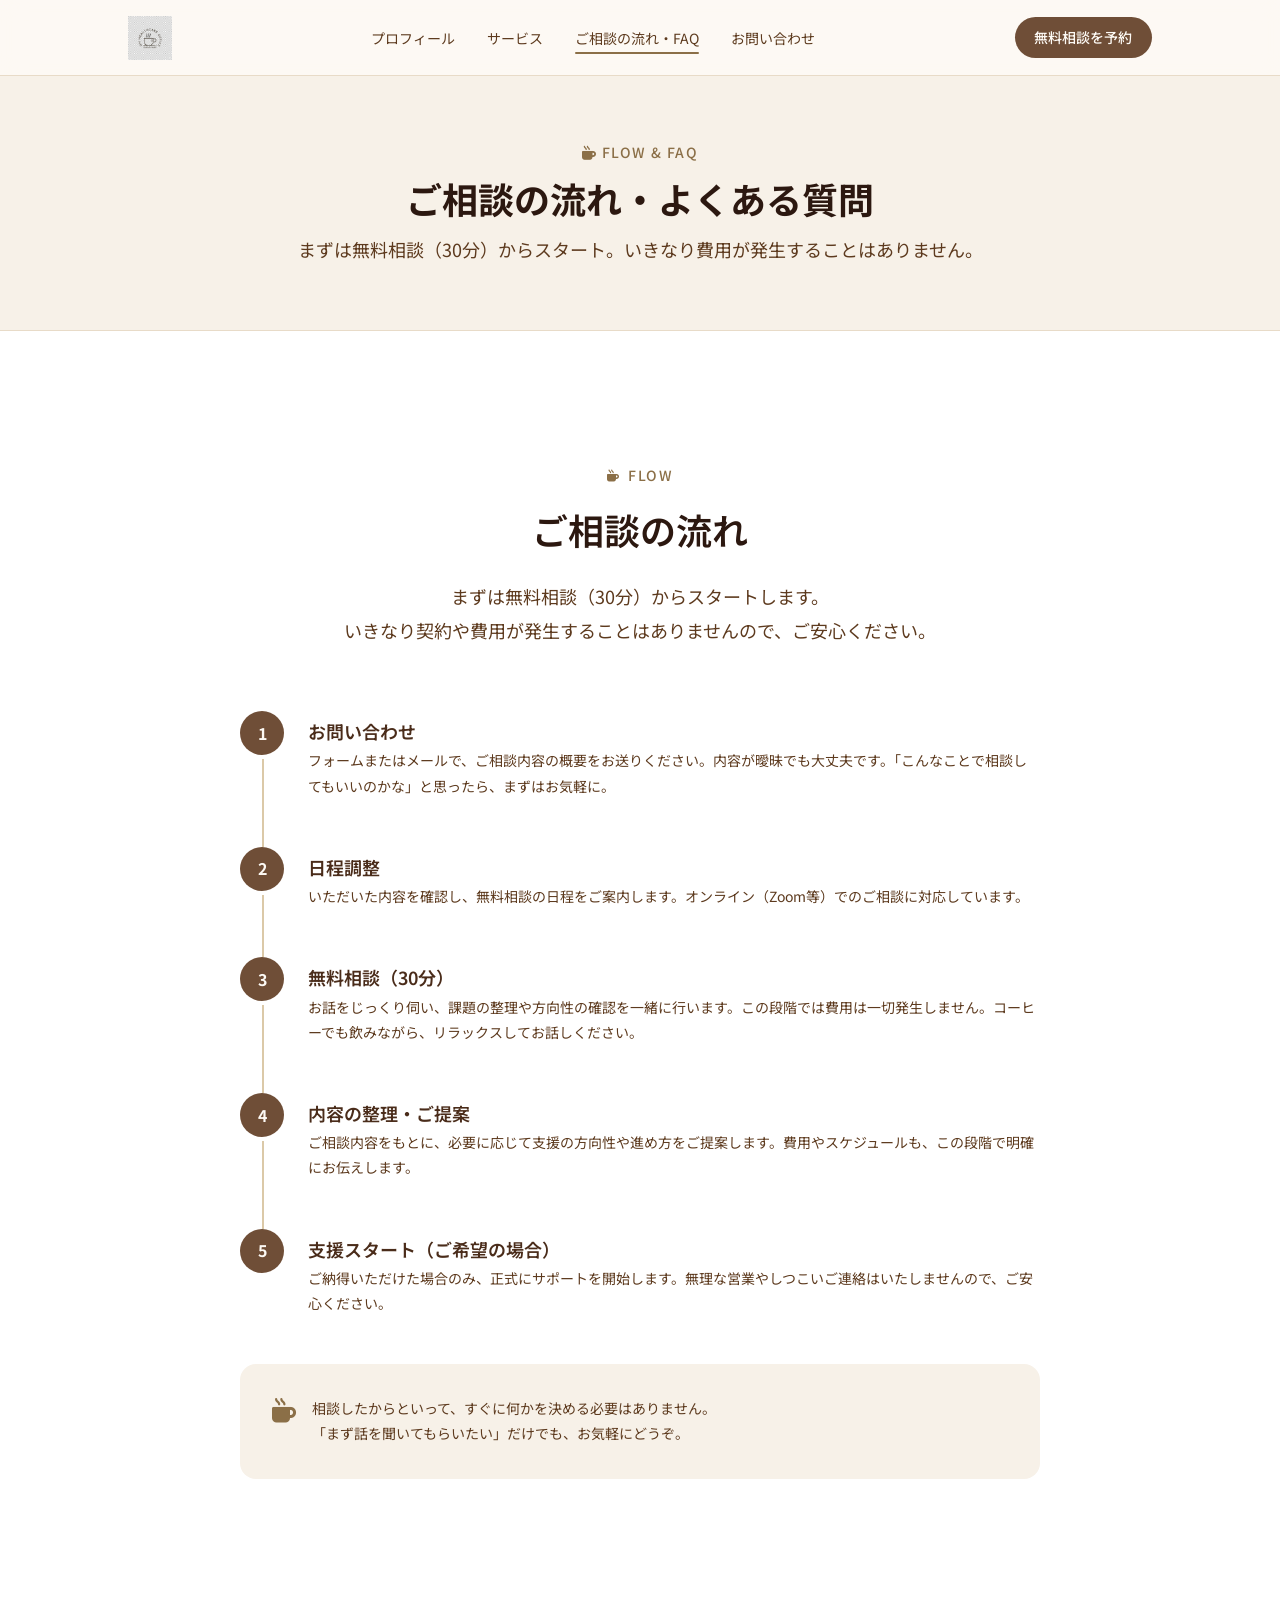
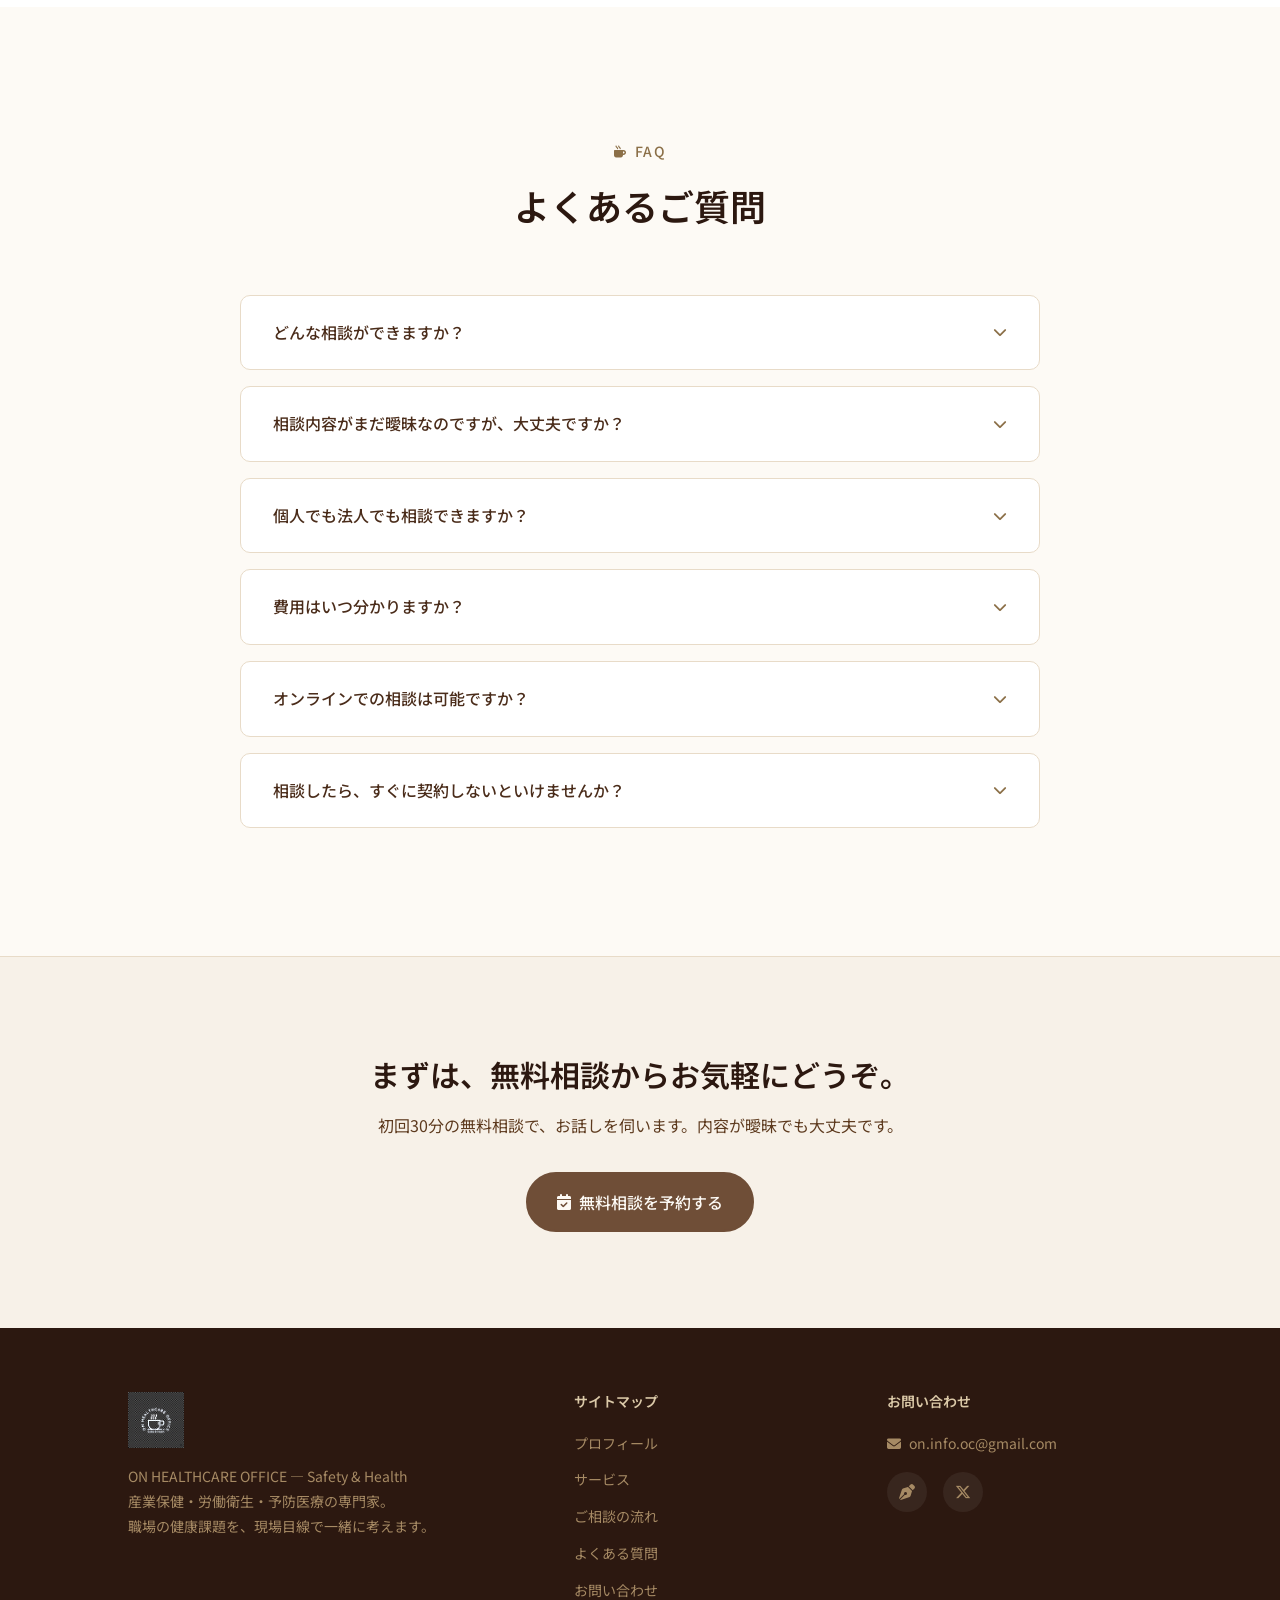
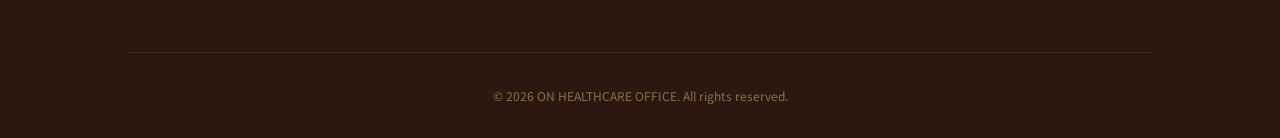
<file: flow.html>
﻿<!DOCTYPE html>
<html lang="ja">
<head>
  <meta charset="UTF-8">
  <meta name="viewport" content="width=device-width, initial-scale=1.0">

  <title>ご相談の流れ・よくある質問｜ON HEALTHCARE OFFICE</title>
  <meta name="description" content="ON HEALTHCARE OFFICEへのご相談の流れをご案内します。初回30分無料相談から始まり、いきなり契約や費用が発生することはありません。よくある質問も掲載。">
  <meta name="robots" content="index, follow">
  <link rel="canonical" href="https://pen8go.github.io/on-healthcare-office-site/flow.html">

  <meta property="og:title" content="ご相談の流れ・よくある質問｜ON HEALTHCARE OFFICE">
  <meta property="og:description" content="無料相談の流れとよくある質問をご案内します。初回30分無料。いきなり費用は発生しません。">
  <meta property="og:type" content="website">
  <meta property="og:locale" content="ja_JP">
  <meta property="og:site_name" content="ON HEALTHCARE OFFICE">
  <meta property="og:url" content="https://pen8go.github.io/on-healthcare-office-site/flow.html">

  <link rel="preconnect" href="https://fonts.googleapis.com">
  <link rel="preconnect" href="https://fonts.gstatic.com" crossorigin>
  <link rel="dns-prefetch" href="https://cdn.jsdelivr.net">
  <link href="https://fonts.googleapis.com/css2?family=Noto+Sans+JP:wght@300;400;500;600;700&display=swap" rel="stylesheet">
  <link rel="stylesheet" href="https://cdn.jsdelivr.net/npm/@fortawesome/fontawesome-free@6.4.0/css/all.min.css">
  <link rel="stylesheet" href="./css/style.css">
</head>
<body>

  <!-- ========== Header ========== -->
  <header class="site-header" id="header" role="banner">
    <div class="header-inner container">
      <a href="./index.html" class="site-logo">
        <img src="./images/logo.png?v=2" alt="ON HEALTHCARE OFFICE" class="logo-img">
      </a>
      <nav class="main-nav" id="mainNav" aria-label="メインナビゲーション">
        <ul class="nav-list">
          <li><a href="./about.html" class="nav-link">プロフィール</a></li>
          <li><a href="./services.html" class="nav-link">サービス</a></li>
          <li><a href="./flow.html" class="nav-link">ご相談の流れ・FAQ</a></li>
          <li><a href="./contact.html" class="nav-link">お問い合わせ</a></li>
        </ul>
      </nav>
      <a href="./contact.html" class="header-cta-btn">無料相談を予約</a>
      <button class="mobile-menu-btn" id="mobileMenuBtn" aria-label="メニューを開く">
        <span></span><span></span><span></span>
      </button>
    </div>
  </header>

  <main role="main">

    <!-- Page Hero -->
    <div class="page-hero">
      <div class="container">
        <p class="page-hero-label"><i class="fas fa-mug-hot"></i> Flow &amp; FAQ</p>
        <h1 class="page-hero-title">ご相談の流れ・よくある質問</h1>
        <p class="page-hero-lead">まずは無料相談（30分）からスタート。いきなり費用が発生することはありません。</p>
      </div>
    </div>

    <!-- ========== Flow ========== -->
    <section class="section flow" id="flow">
      <div class="container">
        <div class="section-header">
          <span class="section-label"><i class="fas fa-mug-hot"></i> Flow</span>
          <h2 class="section-title">ご相談の流れ</h2>
          <p class="section-lead">
            まずは無料相談（30分）からスタートします。<br class="pc-only">
            いきなり契約や費用が発生することはありませんので、ご安心ください。
          </p>
        </div>
        <div class="flow-steps">
          <div class="flow-step">
            <div class="flow-step-number">1</div>
            <div class="flow-step-content">
              <h3>お問い合わせ</h3>
              <p>フォームまたはメールで、ご相談内容の概要をお送りください。内容が曖昧でも大丈夫です。「こんなことで相談してもいいのかな」と思ったら、まずはお気軽に。</p>
            </div>
          </div>
          <div class="flow-step">
            <div class="flow-step-number">2</div>
            <div class="flow-step-content">
              <h3>日程調整</h3>
              <p>いただいた内容を確認し、無料相談の日程をご案内します。オンライン（Zoom等）でのご相談に対応しています。</p>
            </div>
          </div>
          <div class="flow-step">
            <div class="flow-step-number">3</div>
            <div class="flow-step-content">
              <h3>無料相談（30分）</h3>
              <p>お話をじっくり伺い、課題の整理や方向性の確認を一緒に行います。この段階では費用は一切発生しません。コーヒーでも飲みながら、リラックスしてお話しください。</p>
            </div>
          </div>
          <div class="flow-step">
            <div class="flow-step-number">4</div>
            <div class="flow-step-content">
              <h3>内容の整理・ご提案</h3>
              <p>ご相談内容をもとに、必要に応じて支援の方向性や進め方をご提案します。費用やスケジュールも、この段階で明確にお伝えします。</p>
            </div>
          </div>
          <div class="flow-step">
            <div class="flow-step-number">5</div>
            <div class="flow-step-content">
              <h3>支援スタート（ご希望の場合）</h3>
              <p>ご納得いただけた場合のみ、正式にサポートを開始します。無理な営業やしつこいご連絡はいたしませんので、ご安心ください。</p>
            </div>
          </div>
        </div>
        <div class="flow-note">
          <i class="fas fa-mug-hot"></i>
          <p>相談したからといって、すぐに何かを決める必要はありません。<br>「まず話を聞いてもらいたい」だけでも、お気軽にどうぞ。</p>
        </div>
      </div>
    </section>

    <!-- ========== FAQ ========== -->
    <section class="section faq" id="faq">
      <div class="container">
        <div class="section-header">
          <span class="section-label"><i class="fas fa-mug-hot"></i> FAQ</span>
          <h2 class="section-title">よくあるご質問</h2>
        </div>
        <div class="faq-list">
          <div class="faq-item">
            <button class="faq-question" aria-expanded="false">
              <span>どんな相談ができますか？</span>
              <i class="fas fa-chevron-down faq-icon"></i>
            </button>
            <div class="faq-answer">
              <p>産業保健・労働衛生・予防医療に関連する内容であれば、幅広くご相談いただけます。衛生管理体制、化学物質管理、健康診断の事後措置、健康教育の企画、法令対応の確認など。「こんなことも聞いていいのかな？」という内容でも、遠慮なくお問い合わせください。</p>
            </div>
          </div>
          <div class="faq-item">
            <button class="faq-question" aria-expanded="false">
              <span>相談内容がまだ曖昧なのですが、大丈夫ですか？</span>
              <i class="fas fa-chevron-down faq-icon"></i>
            </button>
            <div class="faq-answer">
              <p>もちろん大丈夫です。「なんとなく困っている」「何が課題か分からない」という段階でのご相談も歓迎します。お話を伺いながら、一緒に課題を整理していきましょう。</p>
            </div>
          </div>
          <div class="faq-item">
            <button class="faq-question" aria-expanded="false">
              <span>個人でも法人でも相談できますか？</span>
              <i class="fas fa-chevron-down faq-icon"></i>
            </button>
            <div class="faq-answer">
              <p>はい、どちらでもご相談いただけます。企業の担当者の方はもちろん、個人で産業保健や予防医療に関心をお持ちの方のご相談もお受けしています。</p>
            </div>
          </div>
          <div class="faq-item">
            <button class="faq-question" aria-expanded="false">
              <span>費用はいつ分かりますか？</span>
              <i class="fas fa-chevron-down faq-icon"></i>
            </button>
            <div class="faq-answer">
              <p>初回の無料相談（30分）の後、必要に応じて支援内容と費用のご提案をいたします。無料相談の段階では一切費用は発生しません。ご提案内容にご納得いただけた場合のみ、正式にお申し込みいただく形です。</p>
            </div>
          </div>
          <div class="faq-item">
            <button class="faq-question" aria-expanded="false">
              <span>オンラインでの相談は可能ですか？</span>
              <i class="fas fa-chevron-down faq-icon"></i>
            </button>
            <div class="faq-answer">
              <p>はい、Zoom等のオンラインツールでのご相談に対応しています。全国どこからでもお気軽にご相談いただけます。</p>
            </div>
          </div>
          <div class="faq-item">
            <button class="faq-question" aria-expanded="false">
              <span>相談したら、すぐに契約しないといけませんか？</span>
              <i class="fas fa-chevron-down faq-icon"></i>
            </button>
            <div class="faq-answer">
              <p>いいえ、その必要はありません。無料相談は、お互いの理解を深めるための場です。「話を聞いてもらっただけでスッキリした」ということもありますし、それだけでも価値のある時間にしたいと思っています。無理な営業やしつこいフォローは一切いたしません。</p>
            </div>
          </div>
        </div>
      </div>
    </section>

    <!-- Page CTA Teaser -->
    <section class="page-cta-teaser">
      <div class="container">
        <div class="page-cta-teaser-inner">
          <h2>まずは、無料相談からお気軽にどうぞ。</h2>
          <p>初回30分の無料相談で、お話しを伺います。内容が曖昧でも大丈夫です。</p>
          <a href="./contact.html" class="btn btn-primary">
            <i class="fas fa-calendar-check"></i> 無料相談を予約する
          </a>
        </div>
      </div>
    </section>

  </main>

  <!-- ========== Footer ========== -->
  <footer class="site-footer" id="footer" role="contentinfo">
    <div class="container">
      <div class="footer-inner">
        <div class="footer-brand">
          <a href="./index.html" class="footer-logo">
            <img src="./images/logo.png?v=2" alt="ON HEALTHCARE OFFICE" class="footer-logo-img">
          </a>
          <p class="footer-description">
            ON HEALTHCARE OFFICE — Safety &amp; Health<br>
            産業保健・労働衛生・予防医療の専門家。<br>
            職場の健康課題を、現場目線で一緒に考えます。
          </p>
        </div>
        <div class="footer-nav">
          <h4>サイトマップ</h4>
          <ul>
            <li><a href="./about.html">プロフィール</a></li>
            <li><a href="./services.html">サービス</a></li>
            <li><a href="./flow.html">ご相談の流れ</a></li>
            <li><a href="./flow.html#faq">よくある質問</a></li>
            <li><a href="./contact.html">お問い合わせ</a></li>
          </ul>
        </div>
        <div class="footer-contact">
          <h4>お問い合わせ</h4>
          <p>
            <a href="mailto:on.info.oc@gmail.com"><i class="fas fa-envelope"></i> on.info.oc@gmail.com</a>
          </p>
          <div class="footer-social">
            <a href="#" target="_blank" rel="noopener noreferrer" aria-label="note"><i class="fas fa-pen-nib"></i></a>
            <a href="#" target="_blank" rel="noopener noreferrer" aria-label="X"><i class="fab fa-x-twitter"></i></a>
          </div>
        </div>
      </div>
      <div class="footer-bottom">
        <p>&copy; 2026 ON HEALTHCARE OFFICE. All rights reserved.</p>
      </div>
    </div>
  </footer>

  <script src="./js/main.js"></script>

  <script type="application/ld+json">
  {
    "@context": "https://schema.org",
    "@type": "FAQPage",
    "mainEntity": [
      {
        "@type": "Question",
        "name": "どんな相談ができますか？",
        "acceptedAnswer": {
          "@type": "Answer",
          "text": "産業保健・労働衛生・予防医療に関連する内容であれば、幅広くご相談いただけます。衛生管理体制、化学物質管理、健康診断の事後措置、健康教育の企画、法令対応の確認など。"
        }
      },
      {
        "@type": "Question",
        "name": "相談内容がまだ曖昧なのですが、大丈夫ですか？",
        "acceptedAnswer": {
          "@type": "Answer",
          "text": "もちろん大丈夫です。「なんとなく困っている」「何が課題か分からない」という段階でのご相談も歓迎します。"
        }
      },
      {
        "@type": "Question",
        "name": "費用はいつ分かりますか？",
        "acceptedAnswer": {
          "@type": "Answer",
          "text": "初回の無料相談（30分）の後、必要に応じて支援内容と費用のご提案をいたします。無料相談の段階では一切費用は発生しません。"
        }
      },
      {
        "@type": "Question",
        "name": "オンラインでの相談は可能ですか？",
        "acceptedAnswer": {
          "@type": "Answer",
          "text": "はい、Zoom等のオンラインツールでのご相談に対応しています。全国どこからでもお気軽にご相談いただけます。"
        }
      },
      {
        "@type": "Question",
        "name": "相談したら、すぐに契約しないといけませんか？",
        "acceptedAnswer": {
          "@type": "Answer",
          "text": "いいえ、その必要はありません。無料相談は、お互いの理解を深めるための場です。無理な営業やしつこいフォローは一切いたしません。"
        }
      }
    ]
  }
  </script>
</body>
</html>
</file>
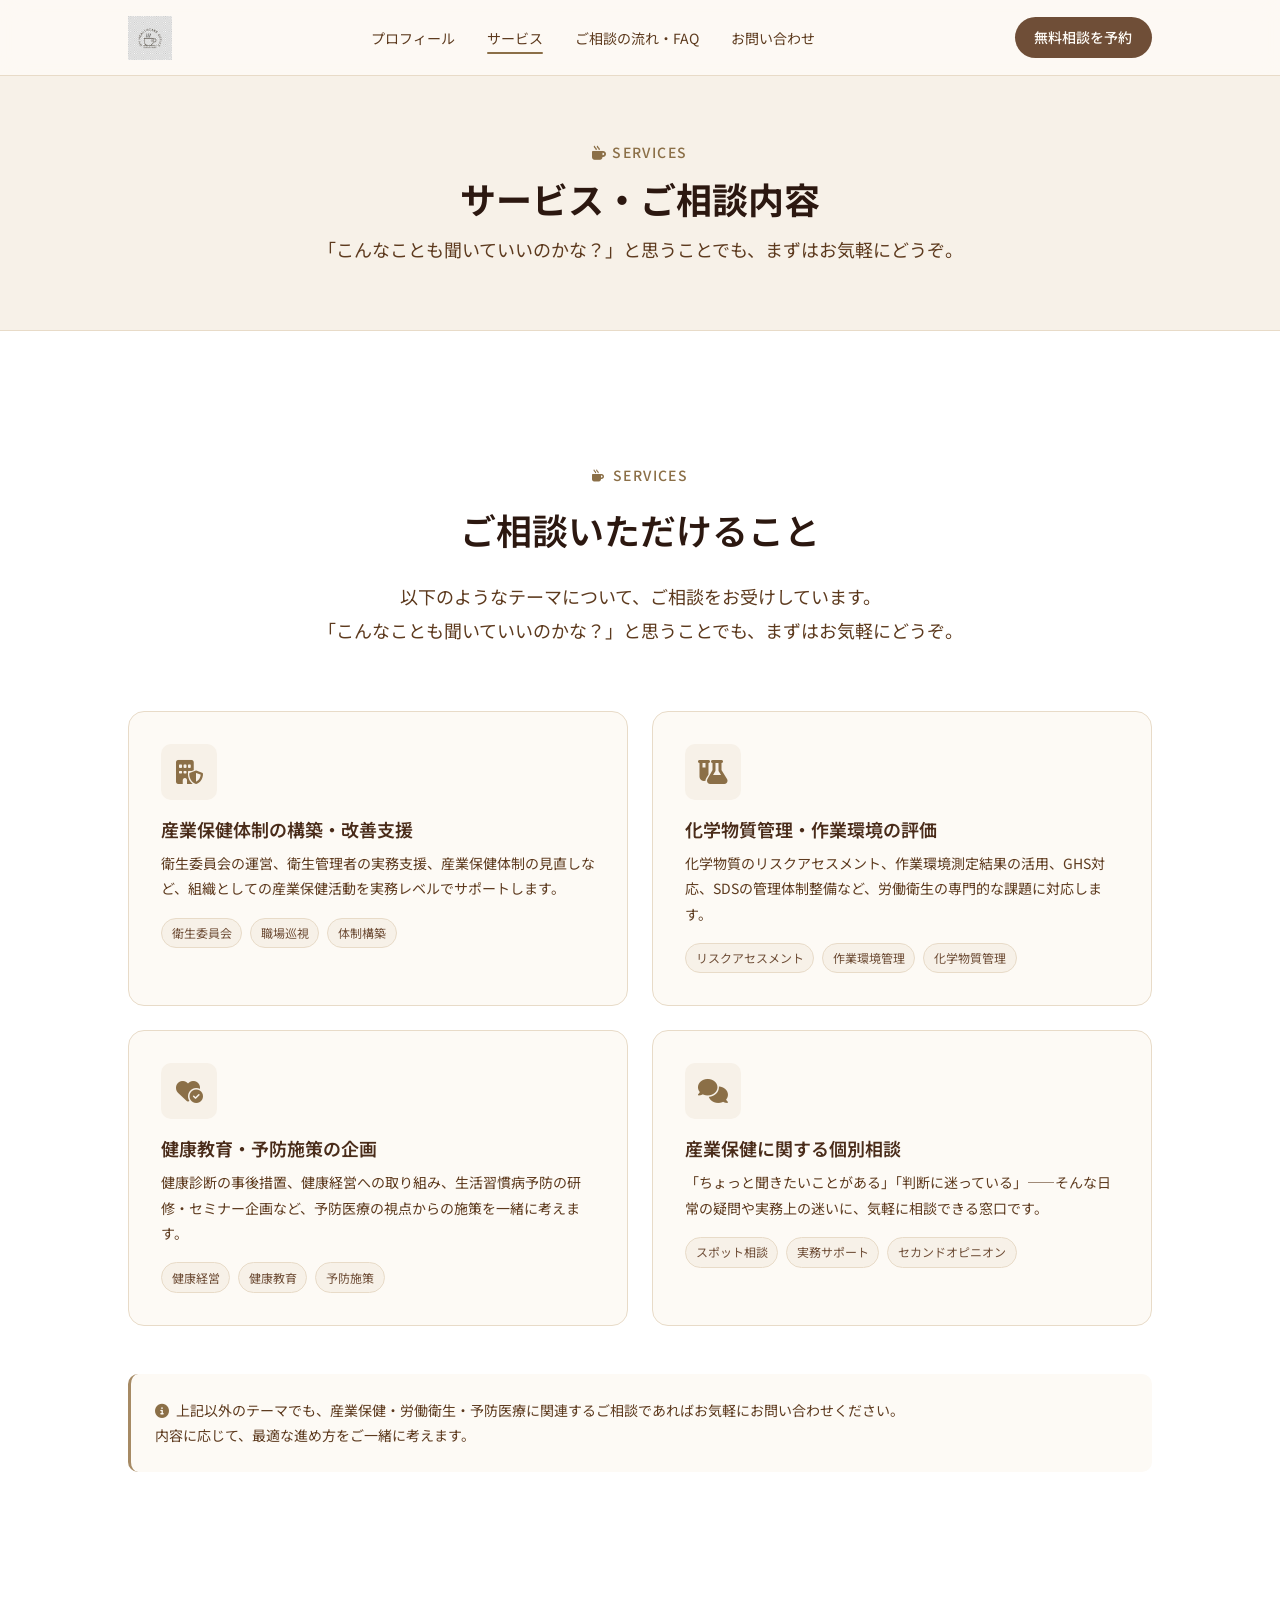
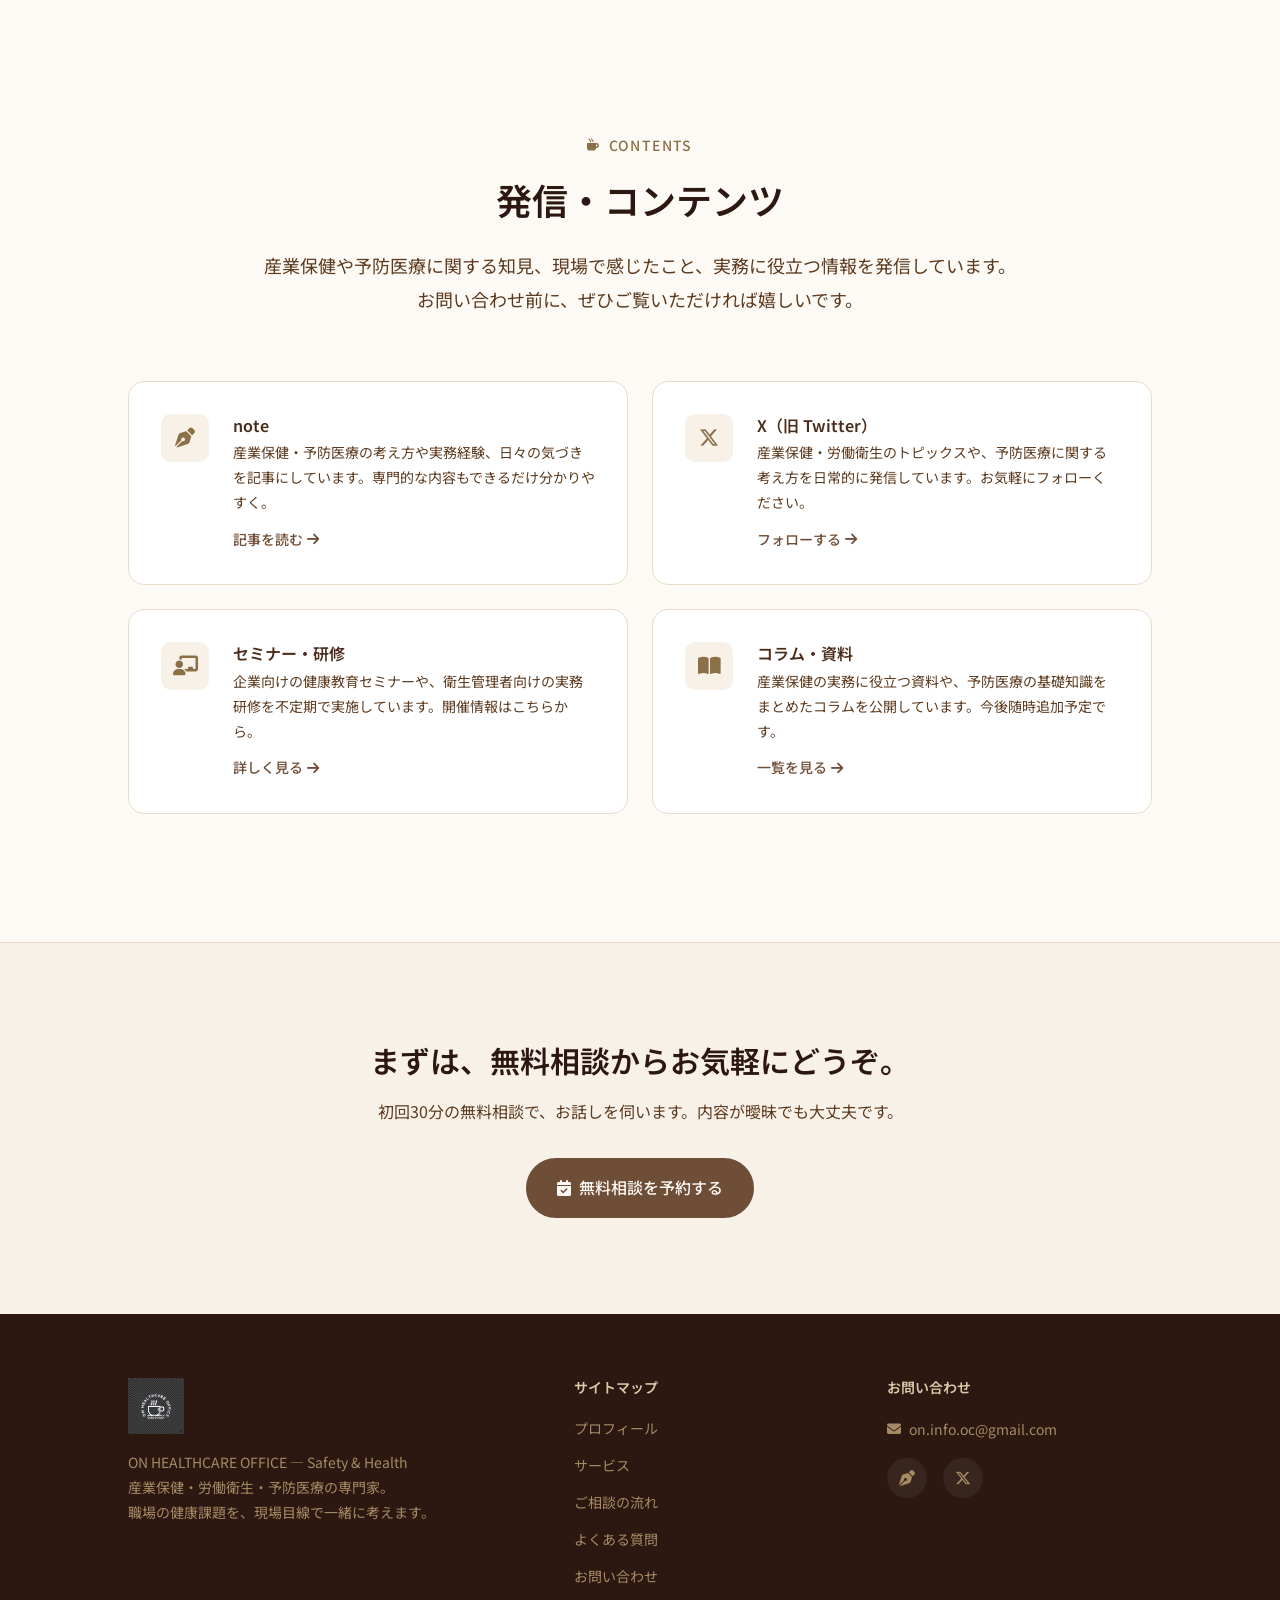
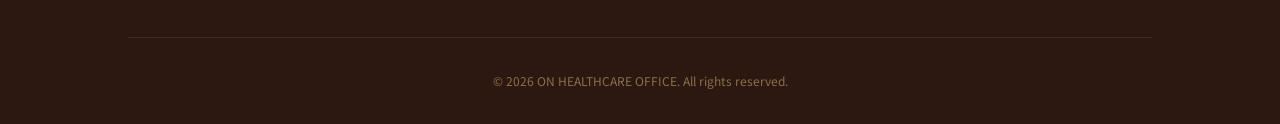
<file: services.html>
﻿<!DOCTYPE html>
<html lang="ja">
<head>
  <meta charset="UTF-8">
  <meta name="viewport" content="width=device-width, initial-scale=1.0">

  <title>サービス・ご相談内容｜ON HEALTHCARE OFFICE</title>
  <meta name="description" content="ON HEALTHCARE OFFICEが対応できるご相談内容。産業保健体制の構築、化学物質管理、健康教育・予防施策の企画、個別相談など。note・X・セミナーの情報も掲載。">
  <meta name="robots" content="index, follow">
  <link rel="canonical" href="https://pen8go.github.io/on-healthcare-office-site/services.html">

  <meta property="og:title" content="サービス・ご相談内容｜ON HEALTHCARE OFFICE">
  <meta property="og:description" content="産業保健・労働衛生・予防医療に関するご相談内容と、発信コンテンツをご紹介します。">
  <meta property="og:type" content="website">
  <meta property="og:locale" content="ja_JP">
  <meta property="og:site_name" content="ON HEALTHCARE OFFICE">
  <meta property="og:url" content="https://pen8go.github.io/on-healthcare-office-site/services.html">

  <link rel="preconnect" href="https://fonts.googleapis.com">
  <link rel="preconnect" href="https://fonts.gstatic.com" crossorigin>
  <link rel="dns-prefetch" href="https://cdn.jsdelivr.net">
  <link href="https://fonts.googleapis.com/css2?family=Noto+Sans+JP:wght@300;400;500;600;700&display=swap" rel="stylesheet">
  <link rel="stylesheet" href="https://cdn.jsdelivr.net/npm/@fortawesome/fontawesome-free@6.4.0/css/all.min.css">
  <link rel="stylesheet" href="./css/style.css">
</head>
<body>

  <!-- ========== Header ========== -->
  <header class="site-header" id="header" role="banner">
    <div class="header-inner container">
      <a href="./index.html" class="site-logo">
        <img src="./images/logo.png?v=2" alt="ON HEALTHCARE OFFICE" class="logo-img">
      </a>
      <nav class="main-nav" id="mainNav" aria-label="メインナビゲーション">
        <ul class="nav-list">
          <li><a href="./about.html" class="nav-link">プロフィール</a></li>
          <li><a href="./services.html" class="nav-link">サービス</a></li>
          <li><a href="./flow.html" class="nav-link">ご相談の流れ・FAQ</a></li>
          <li><a href="./contact.html" class="nav-link">お問い合わせ</a></li>
        </ul>
      </nav>
      <a href="./contact.html" class="header-cta-btn">無料相談を予約</a>
      <button class="mobile-menu-btn" id="mobileMenuBtn" aria-label="メニューを開く">
        <span></span><span></span><span></span>
      </button>
    </div>
  </header>

  <main role="main">

    <!-- Page Hero -->
    <div class="page-hero">
      <div class="container">
        <p class="page-hero-label"><i class="fas fa-mug-hot"></i> Services</p>
        <h1 class="page-hero-title">サービス・ご相談内容</h1>
        <p class="page-hero-lead">「こんなことも聞いていいのかな？」と思うことでも、まずはお気軽にどうぞ。</p>
      </div>
    </div>

    <!-- ========== Services ========== -->
    <section class="section services" id="services">
      <div class="container">
        <div class="section-header">
          <span class="section-label"><i class="fas fa-mug-hot"></i> Services</span>
          <h2 class="section-title">ご相談いただけること</h2>
          <p class="section-lead">
            以下のようなテーマについて、ご相談をお受けしています。<br class="pc-only">
            「こんなことも聞いていいのかな？」と思うことでも、まずはお気軽にどうぞ。
          </p>
        </div>
        <div class="services-grid">
          <div class="service-card">
            <div class="service-icon"><i class="fas fa-building-shield"></i></div>
            <h3>産業保健体制の構築・改善支援</h3>
            <p>衛生委員会の運営、衛生管理者の実務支援、産業保健体制の見直しなど、組織としての産業保健活動を実務レベルでサポートします。</p>
            <ul class="service-tags">
              <li>衛生委員会</li>
              <li>職場巡視</li>
              <li>体制構築</li>
            </ul>
          </div>
          <div class="service-card">
            <div class="service-icon"><i class="fas fa-flask-vial"></i></div>
            <h3>化学物質管理・作業環境の評価</h3>
            <p>化学物質のリスクアセスメント、作業環境測定結果の活用、GHS対応、SDSの管理体制整備など、労働衛生の専門的な課題に対応します。</p>
            <ul class="service-tags">
              <li>リスクアセスメント</li>
              <li>作業環境管理</li>
              <li>化学物質管理</li>
            </ul>
          </div>
          <div class="service-card">
            <div class="service-icon"><i class="fas fa-heart-circle-check"></i></div>
            <h3>健康教育・予防施策の企画</h3>
            <p>健康診断の事後措置、健康経営への取り組み、生活習慣病予防の研修・セミナー企画など、予防医療の視点からの施策を一緒に考えます。</p>
            <ul class="service-tags">
              <li>健康経営</li>
              <li>健康教育</li>
              <li>予防施策</li>
            </ul>
          </div>
          <div class="service-card">
            <div class="service-icon"><i class="fas fa-comments"></i></div>
            <h3>産業保健に関する個別相談</h3>
            <p>「ちょっと聞きたいことがある」「判断に迷っている」——そんな日常の疑問や実務上の迷いに、気軽に相談できる窓口です。</p>
            <ul class="service-tags">
              <li>スポット相談</li>
              <li>実務サポート</li>
              <li>セカンドオピニオン</li>
            </ul>
          </div>
        </div>
        <div class="services-note">
          <p>
            <i class="fas fa-info-circle"></i>
            上記以外のテーマでも、産業保健・労働衛生・予防医療に関連するご相談であればお気軽にお問い合わせください。<br>
            内容に応じて、最適な進め方をご一緒に考えます。
          </p>
        </div>
      </div>
    </section>

    <!-- ========== Contents ========== -->
    <section class="section contents" id="contents">
      <div class="container">
        <div class="section-header">
          <span class="section-label"><i class="fas fa-mug-hot"></i> Contents</span>
          <h2 class="section-title">発信・コンテンツ</h2>
          <p class="section-lead">
            産業保健や予防医療に関する知見、現場で感じたこと、実務に役立つ情報を発信しています。<br class="pc-only">
            お問い合わせ前に、ぜひご覧いただければ嬉しいです。
          </p>
        </div>
        <div class="contents-grid">
          <a href="#" class="content-card" target="_blank" rel="noopener noreferrer">
            <div class="content-card-icon"><i class="fas fa-pen-nib"></i></div>
            <div class="content-card-body">
              <h3>note</h3>
              <p>産業保健・予防医療の考え方や実務経験、日々の気づきを記事にしています。専門的な内容もできるだけ分かりやすく。</p>
              <span class="content-card-link">記事を読む <i class="fas fa-arrow-right"></i></span>
            </div>
          </a>
          <a href="#" class="content-card" target="_blank" rel="noopener noreferrer">
            <div class="content-card-icon"><i class="fab fa-x-twitter"></i></div>
            <div class="content-card-body">
              <h3>X（旧 Twitter）</h3>
              <p>産業保健・労働衛生のトピックスや、予防医療に関する考え方を日常的に発信しています。お気軽にフォローください。</p>
              <span class="content-card-link">フォローする <i class="fas fa-arrow-right"></i></span>
            </div>
          </a>
          <a href="#" class="content-card" target="_blank" rel="noopener noreferrer">
            <div class="content-card-icon"><i class="fas fa-chalkboard-user"></i></div>
            <div class="content-card-body">
              <h3>セミナー・研修</h3>
              <p>企業向けの健康教育セミナーや、衛生管理者向けの実務研修を不定期で実施しています。開催情報はこちらから。</p>
              <span class="content-card-link">詳しく見る <i class="fas fa-arrow-right"></i></span>
            </div>
          </a>
          <a href="#" class="content-card" target="_blank" rel="noopener noreferrer">
            <div class="content-card-icon"><i class="fas fa-book-open"></i></div>
            <div class="content-card-body">
              <h3>コラム・資料</h3>
              <p>産業保健の実務に役立つ資料や、予防医療の基礎知識をまとめたコラムを公開しています。今後随時追加予定です。</p>
              <span class="content-card-link">一覧を見る <i class="fas fa-arrow-right"></i></span>
            </div>
          </a>
        </div>
      </div>
    </section>

    <!-- Page CTA Teaser -->
    <section class="page-cta-teaser">
      <div class="container">
        <div class="page-cta-teaser-inner">
          <h2>まずは、無料相談からお気軽にどうぞ。</h2>
          <p>初回30分の無料相談で、お話しを伺います。内容が曖昧でも大丈夫です。</p>
          <a href="./contact.html" class="btn btn-primary">
            <i class="fas fa-calendar-check"></i> 無料相談を予約する
          </a>
        </div>
      </div>
    </section>

  </main>

  <!-- ========== Footer ========== -->
  <footer class="site-footer" id="footer" role="contentinfo">
    <div class="container">
      <div class="footer-inner">
        <div class="footer-brand">
          <a href="./index.html" class="footer-logo">
            <img src="./images/logo.png?v=2" alt="ON HEALTHCARE OFFICE" class="footer-logo-img">
          </a>
          <p class="footer-description">
            ON HEALTHCARE OFFICE — Safety &amp; Health<br>
            産業保健・労働衛生・予防医療の専門家。<br>
            職場の健康課題を、現場目線で一緒に考えます。
          </p>
        </div>
        <div class="footer-nav">
          <h4>サイトマップ</h4>
          <ul>
            <li><a href="./about.html">プロフィール</a></li>
            <li><a href="./services.html">サービス</a></li>
            <li><a href="./flow.html">ご相談の流れ</a></li>
            <li><a href="./flow.html#faq">よくある質問</a></li>
            <li><a href="./contact.html">お問い合わせ</a></li>
          </ul>
        </div>
        <div class="footer-contact">
          <h4>お問い合わせ</h4>
          <p>
            <a href="mailto:on.info.oc@gmail.com"><i class="fas fa-envelope"></i> on.info.oc@gmail.com</a>
          </p>
          <div class="footer-social">
            <a href="#" target="_blank" rel="noopener noreferrer" aria-label="note"><i class="fas fa-pen-nib"></i></a>
            <a href="#" target="_blank" rel="noopener noreferrer" aria-label="X"><i class="fab fa-x-twitter"></i></a>
          </div>
        </div>
      </div>
      <div class="footer-bottom">
        <p>&copy; 2026 ON HEALTHCARE OFFICE. All rights reserved.</p>
      </div>
    </div>
  </footer>

  <script src="./js/main.js"></script>
</body>
</html>
</file>
<file: css/style.css>
/* ============================================
   ON HEALTHCARE OFFICE - 産業保健・労働衛生・予防医療
   Main Stylesheet
   Color Theme: Coffee (Brown-based warm palette)
   ============================================ */

/* ---------- CSS Custom Properties ---------- */
:root {
  /* Coffee Color Palette */
  --coffee-900: #2C1810;
  --coffee-800: #3E2218;
  --coffee-700: #4A2C1A;
  --coffee-600: #5D3A1E;
  --coffee-500: #6F4E37;
  --coffee-400: #8B6F47;
  --coffee-300: #A68A64;
  --coffee-200: #C4AA7C;
  --coffee-100: #DBC9A8;
  --coffee-50:  #F0E6D3;
  --coffee-25:  #F7F1E8;
  --coffee-10:  #FDFAF5;

  /* Accent */
  --accent: #8B6F47;
  --accent-light: #A68A64;
  --accent-dark: #5D3A1E;

  /* Neutrals */
  --text-primary: #2C1810;
  --text-secondary: #5D3A1E;
  --text-tertiary: #8B6F47;
  --text-muted: #A68A64;
  --text-on-dark: #F7F1E8;
  --text-on-accent: #FDFAF5;

  /* Backgrounds */
  --bg-white: #FFFFFF;
  --bg-cream: #FDFAF5;
  --bg-warm: #F7F1E8;
  --bg-light: #F0E6D3;
  --bg-dark: #2C1810;
  --bg-dark-soft: #3E2218;

  /* Borders */
  --border-light: #E8DBC8;
  --border-medium: #DBC9A8;
  --border-dark: #C4AA7C;

  /* Spacing */
  --space-xs: 0.25rem;
  --space-sm: 0.5rem;
  --space-md: 1rem;
  --space-lg: 1.5rem;
  --space-xl: 2rem;
  --space-2xl: 3rem;
  --space-3xl: 4rem;
  --space-4xl: 6rem;
  --space-5xl: 8rem;

  /* Typography */
  --font-main: 'Noto Sans JP', -apple-system, BlinkMacSystemFont, 'Hiragino Kaku Gothic ProN', 'Hiragino Sans', Meiryo, sans-serif;
  --font-size-xs: 0.75rem;
  --font-size-sm: 0.875rem;
  --font-size-base: 1rem;
  --font-size-md: 1.125rem;
  --font-size-lg: 1.25rem;
  --font-size-xl: 1.5rem;
  --font-size-2xl: 1.875rem;
  --font-size-3xl: 2.25rem;
  --font-size-4xl: 3rem;

  /* Layout */
  --container-max: 1120px;
  --container-narrow: 800px;
  --header-height: 72px;

  /* Radius */
  --radius-sm: 6px;
  --radius-md: 10px;
  --radius-lg: 16px;
  --radius-xl: 24px;
  --radius-full: 9999px;

  /* Shadows */
  --shadow-sm: 0 1px 3px rgba(44, 24, 16, 0.06);
  --shadow-md: 0 4px 12px rgba(44, 24, 16, 0.08);
  --shadow-lg: 0 8px 24px rgba(44, 24, 16, 0.10);
  --shadow-xl: 0 16px 48px rgba(44, 24, 16, 0.12);

  /* Transitions */
  --transition-fast: 0.15s ease;
  --transition-base: 0.25s ease;
  --transition-slow: 0.4s ease;
}

/* ---------- Reset & Base ---------- */
*,
*::before,
*::after {
  box-sizing: border-box;
  margin: 0;
  padding: 0;
}

html {
  scroll-behavior: smooth;
  scroll-padding-top: var(--header-height);
  -webkit-text-size-adjust: 100%;
}

body {
  font-family: var(--font-main);
  font-size: var(--font-size-base);
  font-weight: 400;
  line-height: 1.8;
  color: var(--text-primary);
  background-color: var(--bg-cream);
  -webkit-font-smoothing: antialiased;
  -moz-osx-font-smoothing: grayscale;
  overflow-x: hidden;
}

img {
  max-width: 100%;
  height: auto;
  display: block;
}

a {
  color: var(--coffee-500);
  text-decoration: none;
  transition: color var(--transition-fast);
}

a:hover {
  color: var(--coffee-700);
}

ul {
  list-style: none;
}

h1, h2, h3, h4, h5, h6 {
  line-height: 1.4;
  font-weight: 600;
  color: var(--text-primary);
}

strong {
  font-weight: 600;
  color: var(--coffee-700);
}

em {
  font-style: normal;
  color: var(--coffee-600);
  font-weight: 600;
}

.pc-only {
  display: none;
}

/* ---------- Container ---------- */
.container {
  width: 100%;
  max-width: var(--container-max);
  margin: 0 auto;
  padding: 0 var(--space-lg);
}

/* ---------- Buttons ---------- */
.btn {
  display: inline-flex;
  align-items: center;
  justify-content: center;
  gap: var(--space-sm);
  padding: 0.85em 1.8em;
  border-radius: var(--radius-full);
  font-family: var(--font-main);
  font-size: var(--font-size-base);
  font-weight: 500;
  text-decoration: none;
  transition: all var(--transition-base);
  cursor: pointer;
  border: 2px solid transparent;
  white-space: nowrap;
}

.btn-primary {
  background-color: var(--coffee-500);
  color: var(--text-on-accent);
  border-color: var(--coffee-500);
}

.btn-primary:hover {
  background-color: var(--coffee-600);
  border-color: var(--coffee-600);
  color: var(--text-on-accent);
  transform: translateY(-1px);
  box-shadow: var(--shadow-md);
}

.btn-secondary {
  background-color: transparent;
  color: var(--coffee-500);
  border-color: var(--coffee-300);
}

.btn-secondary:hover {
  background-color: var(--coffee-50);
  border-color: var(--coffee-500);
  color: var(--coffee-700);
}

.btn-outline {
  background-color: transparent;
  color: var(--coffee-500);
  border-color: var(--coffee-300);
  font-size: var(--font-size-sm);
}

.btn-outline:hover {
  background-color: var(--coffee-500);
  color: var(--text-on-accent);
  border-color: var(--coffee-500);
}

.btn-large {
  padding: 1em 2.5em;
  font-size: var(--font-size-md);
}

/* ---------- Section Common ---------- */
.section {
  padding: var(--space-4xl) 0;
}

.section-header {
  text-align: center;
  margin-bottom: var(--space-3xl);
}

.section-label {
  display: inline-flex;
  align-items: center;
  gap: var(--space-sm);
  font-size: var(--font-size-sm);
  font-weight: 500;
  color: var(--coffee-400);
  letter-spacing: 0.1em;
  text-transform: uppercase;
  margin-bottom: var(--space-md);
}

.section-label i {
  font-size: var(--font-size-xs);
}

.section-title {
  font-size: var(--font-size-2xl);
  font-weight: 600;
  color: var(--text-primary);
  margin-bottom: var(--space-lg);
}

.section-lead {
  font-size: var(--font-size-base);
  color: var(--text-secondary);
  line-height: 1.9;
  max-width: var(--container-narrow);
  margin: 0 auto;
}


/* ============================================
   HEADER
   ============================================ */
.site-header {
  position: fixed;
  top: 0;
  left: 0;
  right: 0;
  z-index: 1000;
  background-color: rgba(253, 250, 245, 0.92);
  backdrop-filter: blur(12px);
  -webkit-backdrop-filter: blur(12px);
  border-bottom: 1px solid var(--border-light);
  height: var(--header-height);
  transition: all var(--transition-base);
}

.site-header.scrolled {
  box-shadow: var(--shadow-sm);
}

.header-inner {
  display: flex;
  align-items: center;
  justify-content: space-between;
  height: 100%;
}

.site-logo {
  display: flex;
  align-items: center;
  gap: var(--space-sm);
  text-decoration: none;
  flex-shrink: 0;
}

.logo-img {
  height: 44px;
  width: auto;
  display: block;
  object-fit: contain;
}

.logo-icon {
  font-size: 1.4rem;
  color: var(--coffee-500);
}

.logo-text {
  font-size: var(--font-size-lg);
  font-weight: 700;
  color: var(--coffee-700);
  letter-spacing: 0.02em;
}

.main-nav {
  display: none;
}

.nav-list {
  display: flex;
  align-items: center;
  gap: var(--space-lg);
}

.nav-link {
  font-size: var(--font-size-sm);
  font-weight: 400;
  color: var(--text-secondary);
  text-decoration: none;
  padding: var(--space-xs) 0;
  position: relative;
  transition: color var(--transition-fast);
}

.nav-link::after {
  content: '';
  position: absolute;
  bottom: -2px;
  left: 0;
  width: 0;
  height: 2px;
  background-color: var(--coffee-400);
  transition: width var(--transition-base);
  border-radius: 1px;
}

.nav-link:hover {
  color: var(--coffee-600);
}

.nav-link:hover::after,
.nav-link.active::after {
  width: 100%;
}

.header-cta-btn {
  display: none;
  padding: 0.6em 1.4em;
  border-radius: var(--radius-full);
  background-color: var(--coffee-500);
  color: var(--text-on-accent);
  font-size: var(--font-size-sm);
  font-weight: 500;
  text-decoration: none;
  transition: all var(--transition-base);
}

.header-cta-btn:hover {
  background-color: var(--coffee-600);
  color: var(--text-on-accent);
  transform: translateY(-1px);
}

/* Mobile Menu Button */
.mobile-menu-btn {
  display: flex;
  flex-direction: column;
  justify-content: center;
  align-items: center;
  gap: 5px;
  width: 40px;
  height: 40px;
  background: none;
  border: none;
  cursor: pointer;
  padding: 8px;
  border-radius: var(--radius-sm);
  transition: background-color var(--transition-fast);
}

.mobile-menu-btn:hover {
  background-color: var(--coffee-50);
}

.mobile-menu-btn span {
  display: block;
  width: 22px;
  height: 2px;
  background-color: var(--coffee-600);
  border-radius: 1px;
  transition: all var(--transition-base);
}

.mobile-menu-btn.active span:nth-child(1) {
  transform: translateY(7px) rotate(45deg);
}

.mobile-menu-btn.active span:nth-child(2) {
  opacity: 0;
}

.mobile-menu-btn.active span:nth-child(3) {
  transform: translateY(-7px) rotate(-45deg);
}

/* Mobile Navigation Overlay */
.main-nav.mobile-open {
  display: flex;
  position: fixed;
  top: var(--header-height);
  left: 0;
  right: 0;
  bottom: 0;
  background-color: rgba(253, 250, 245, 0.98);
  backdrop-filter: blur(16px);
  -webkit-backdrop-filter: blur(16px);
  z-index: 999;
  padding: var(--space-2xl) var(--space-lg);
  animation: fadeInDown 0.3s ease;
}

@keyframes fadeInDown {
  from { opacity: 0; transform: translateY(-8px); }
  to { opacity: 1; transform: translateY(0); }
}

.main-nav.mobile-open .nav-list {
  flex-direction: column;
  gap: 0;
  width: 100%;
}

.main-nav.mobile-open .nav-link {
  display: block;
  font-size: var(--font-size-md);
  padding: var(--space-md) 0;
  border-bottom: 1px solid var(--border-light);
}


/* ============================================
   1. HERO
   ============================================ */
.hero {
  padding-top: calc(var(--header-height) + var(--space-3xl));
  padding-bottom: var(--space-4xl);
  background-color: var(--bg-cream);
  position: relative;
  min-height: 85vh;
  display: flex;
  flex-direction: column;
  justify-content: center;
}

.hero-inner {
  display: flex;
  flex-direction: column;
  gap: var(--space-3xl);
  align-items: center;
}

.hero-content {
  text-align: center;
}

.hero-label {
  display: inline-flex;
  align-items: center;
  gap: var(--space-sm);
  font-size: var(--font-size-sm);
  font-weight: 500;
  color: var(--coffee-400);
  letter-spacing: 0.08em;
  margin-bottom: var(--space-lg);
  padding: 0.4em 1.2em;
  background-color: var(--bg-warm);
  border-radius: var(--radius-full);
}

.hero-title {
  font-size: var(--font-size-2xl);
  font-weight: 700;
  line-height: 1.5;
  color: var(--text-primary);
  margin-bottom: var(--space-xl);
}

.hero-subtitle {
  font-size: var(--font-size-base);
  color: var(--text-secondary);
  line-height: 2;
  margin-bottom: var(--space-2xl);
  max-width: 640px;
  margin-left: auto;
  margin-right: auto;
}

.hero-actions {
  display: flex;
  flex-direction: column;
  gap: var(--space-md);
  align-items: center;
  margin-bottom: var(--space-lg);
}

.hero-note {
  font-size: var(--font-size-sm);
  color: var(--text-tertiary);
  display: flex;
  align-items: center;
  justify-content: center;
  gap: var(--space-sm);
}

.hero-note i {
  color: var(--coffee-400);
}

/* Hero Visual */
.hero-visual {
  display: flex;
  justify-content: center;
}

.hero-visual-card {
  background-color: var(--bg-warm);
  border: 1px solid var(--border-light);
  border-radius: var(--radius-xl);
  padding: var(--space-2xl) var(--space-3xl);
  text-align: center;
  position: relative;
}

.hero-logo-img {
  width: 160px;
  height: auto;
  margin: 0 auto var(--space-lg);
  display: block;
}

.hero-visual-text {
  font-size: var(--font-size-base);
  color: var(--text-secondary);
  line-height: 1.9;
  font-weight: 400;
}

/* Scroll Indicator */
.hero-scroll-indicator {
  text-align: center;
  padding-top: var(--space-2xl);
}

.hero-scroll-indicator a {
  color: var(--coffee-300);
  font-size: var(--font-size-lg);
  animation: bounceDown 2s ease-in-out infinite;
  display: inline-block;
}

@keyframes bounceDown {
  0%, 100% { transform: translateY(0); opacity: 0.5; }
  50% { transform: translateY(6px); opacity: 1; }
}


/* ============================================
   2. CHALLENGES
   ============================================ */
.challenges {
  background-color: var(--bg-white);
}

.challenges-grid {
  display: grid;
  grid-template-columns: 1fr;
  gap: var(--space-lg);
  margin-bottom: var(--space-2xl);
}

.challenge-card {
  background-color: var(--bg-cream);
  border: 1px solid var(--border-light);
  border-radius: var(--radius-lg);
  padding: var(--space-xl);
  transition: all var(--transition-base);
}

.challenge-card:hover {
  border-color: var(--border-dark);
  box-shadow: var(--shadow-sm);
}

.challenge-icon {
  width: 48px;
  height: 48px;
  border-radius: var(--radius-md);
  background-color: var(--bg-warm);
  display: flex;
  align-items: center;
  justify-content: center;
  margin-bottom: var(--space-md);
}

.challenge-icon i {
  font-size: var(--font-size-lg);
  color: var(--coffee-400);
}

.challenge-card h3 {
  font-size: var(--font-size-base);
  font-weight: 600;
  margin-bottom: var(--space-sm);
  line-height: 1.6;
  color: var(--coffee-700);
}

.challenge-card p {
  font-size: var(--font-size-sm);
  color: var(--text-secondary);
  line-height: 1.8;
}

.challenges-message {
  text-align: center;
  padding: var(--space-xl) var(--space-lg);
  background-color: var(--bg-warm);
  border-radius: var(--radius-lg);
}

.challenges-message p {
  color: var(--text-secondary);
  font-size: var(--font-size-base);
  display: flex;
  align-items: center;
  justify-content: center;
  gap: var(--space-sm);
  flex-wrap: wrap;
}

.challenges-message i {
  color: var(--coffee-400);
}


/* ============================================
   3. ABOUT
   ============================================ */
.about {
  background-color: var(--bg-cream);
}

/* --- Members Grid (2-column) --- */
.about-members {
  display: grid;
  grid-template-columns: 1fr;
  gap: var(--space-2xl);
  margin-bottom: var(--space-3xl);
}

.member-card {
  background-color: var(--bg-white);
  border: 1px solid var(--border-light);
  border-radius: var(--radius-lg);
  padding: var(--space-2xl);
  display: flex;
  flex-direction: column;
  align-items: center;
  text-align: center;
  transition: border-color var(--transition-base), box-shadow var(--transition-base);
}

.member-card:hover {
  border-color: var(--border-dark);
  box-shadow: var(--shadow-md);
}

/* Photo */
.member-photo {
  margin-bottom: var(--space-lg);
}

.member-photo-placeholder {
  width: 140px;
  height: 140px;
  border-radius: 50%;
  background-color: var(--bg-warm);
  border: 3px solid var(--border-medium);
  display: flex;
  align-items: center;
  justify-content: center;
  color: var(--coffee-300);
}

.member-photo-placeholder i {
  font-size: 2.5rem;
}

.member-photo-placeholder img {
  width: 100%;
  height: 100%;
  object-fit: cover;
  border-radius: 50%;
}

/* Info */
.member-info {
  width: 100%;
}

.member-name {
  font-size: var(--font-size-xl);
  font-weight: 700;
  margin-bottom: var(--space-xs);
  color: var(--text-primary);
}

.member-name small {
  font-size: var(--font-size-sm);
  font-weight: 400;
  color: var(--text-tertiary);
}

.member-role {
  font-size: var(--font-size-sm);
  color: var(--text-tertiary);
  margin-bottom: var(--space-lg);
  letter-spacing: 0.05em;
}

/* Qualifications */
.member-qualifications {
  background-color: var(--bg-cream);
  border: 1px solid var(--border-light);
  border-radius: var(--radius-md);
  padding: var(--space-lg);
  margin-bottom: var(--space-lg);
  text-align: left;
}

.member-qualifications h4 {
  font-size: var(--font-size-sm);
  font-weight: 600;
  color: var(--coffee-600);
  margin-bottom: var(--space-sm);
  display: flex;
  align-items: center;
  gap: var(--space-sm);
}

.member-qualifications h4 i {
  color: var(--coffee-400);
}

.member-qualifications ul {
  display: flex;
  flex-direction: column;
  gap: var(--space-xs);
}

.member-qualifications li {
  font-size: var(--font-size-sm);
  color: var(--text-secondary);
  padding-left: var(--space-lg);
  position: relative;
  line-height: 1.7;
}

.member-qualifications li::before {
  content: '•';
  position: absolute;
  left: 0.4rem;
  color: var(--coffee-300);
  font-weight: 700;
}

/* Message */
.member-message {
  text-align: left;
}

.member-message p {
  font-size: var(--font-size-sm);
  color: var(--text-secondary);
  margin-bottom: var(--space-sm);
  line-height: 1.9;
}

.member-message p:last-child {
  margin-bottom: 0;
}

/* --- Philosophy (shared) --- */
.about-philosophy {
  margin-top: 0;
}

.philosophy-heading {
  text-align: center;
  font-size: var(--font-size-lg);
  font-weight: 600;
  color: var(--coffee-700);
  margin-bottom: var(--space-xl);
}

.philosophy-grid {
  display: flex;
  flex-direction: column;
  gap: var(--space-lg);
}

.philosophy-item {
  display: flex;
  gap: var(--space-md);
  align-items: flex-start;
  padding: var(--space-lg);
  background-color: var(--bg-warm);
  border-radius: var(--radius-md);
  border-left: 3px solid var(--coffee-300);
}

.philosophy-item > i {
  font-size: var(--font-size-lg);
  color: var(--coffee-400);
  margin-top: 2px;
  flex-shrink: 0;
}

.philosophy-item h4 {
  font-size: var(--font-size-base);
  font-weight: 600;
  color: var(--coffee-700);
  margin-bottom: var(--space-xs);
}

.philosophy-item p {
  font-size: var(--font-size-sm);
  color: var(--text-secondary);
  line-height: 1.8;
}


/* ============================================
   4. SERVICES
   ============================================ */
.services {
  background-color: var(--bg-white);
}

.services-grid {
  display: grid;
  grid-template-columns: 1fr;
  gap: var(--space-lg);
  margin-bottom: var(--space-2xl);
}

.service-card {
  background-color: var(--bg-cream);
  border: 1px solid var(--border-light);
  border-radius: var(--radius-lg);
  padding: var(--space-xl);
  transition: all var(--transition-base);
}

.service-card:hover {
  border-color: var(--border-dark);
  box-shadow: var(--shadow-md);
  transform: translateY(-2px);
}

.service-icon {
  width: 56px;
  height: 56px;
  border-radius: var(--radius-md);
  background-color: var(--bg-warm);
  display: flex;
  align-items: center;
  justify-content: center;
  margin-bottom: var(--space-md);
}

.service-icon i {
  font-size: var(--font-size-xl);
  color: var(--coffee-400);
}

.service-card h3 {
  font-size: var(--font-size-md);
  font-weight: 600;
  color: var(--coffee-700);
  margin-bottom: var(--space-sm);
  line-height: 1.5;
}

.service-card p {
  font-size: var(--font-size-sm);
  color: var(--text-secondary);
  line-height: 1.8;
  margin-bottom: var(--space-md);
}

.service-tags {
  display: flex;
  flex-wrap: wrap;
  gap: var(--space-sm);
}

.service-tags li {
  font-size: var(--font-size-xs);
  color: var(--coffee-500);
  background-color: var(--bg-warm);
  padding: 0.3em 0.8em;
  border-radius: var(--radius-full);
  border: 1px solid var(--border-light);
}

.services-note {
  padding: var(--space-lg);
  background-color: var(--bg-cream);
  border-radius: var(--radius-md);
  border-left: 3px solid var(--coffee-300);
}

.services-note p {
  font-size: var(--font-size-sm);
  color: var(--text-secondary);
  line-height: 1.8;
}

.services-note i {
  color: var(--coffee-400);
  margin-right: var(--space-xs);
}


/* ============================================
   5. CONTENTS
   ============================================ */
.contents {
  background-color: var(--bg-cream);
}

.contents-grid {
  display: grid;
  grid-template-columns: 1fr;
  gap: var(--space-lg);
}

.content-card {
  display: flex;
  gap: var(--space-lg);
  padding: var(--space-xl);
  background-color: var(--bg-white);
  border: 1px solid var(--border-light);
  border-radius: var(--radius-lg);
  text-decoration: none;
  transition: all var(--transition-base);
  align-items: flex-start;
}

.content-card:hover {
  border-color: var(--border-dark);
  box-shadow: var(--shadow-md);
  transform: translateY(-2px);
  color: inherit;
}

.content-card-icon {
  width: 48px;
  height: 48px;
  border-radius: var(--radius-md);
  background-color: var(--bg-warm);
  display: flex;
  align-items: center;
  justify-content: center;
  flex-shrink: 0;
}

.content-card-icon i {
  font-size: var(--font-size-lg);
  color: var(--coffee-400);
}

.content-card-body h3 {
  font-size: var(--font-size-base);
  font-weight: 600;
  color: var(--coffee-700);
  margin-bottom: var(--space-xs);
}

.content-card-body p {
  font-size: var(--font-size-sm);
  color: var(--text-secondary);
  line-height: 1.8;
  margin-bottom: var(--space-sm);
}

.content-card-link {
  font-size: var(--font-size-sm);
  color: var(--coffee-500);
  font-weight: 500;
  display: inline-flex;
  align-items: center;
  gap: var(--space-xs);
  transition: gap var(--transition-base);
}

.content-card:hover .content-card-link {
  gap: var(--space-sm);
  color: var(--coffee-700);
}


/* ============================================
   6. FLOW
   ============================================ */
.flow {
  background-color: var(--bg-white);
}

.flow-steps {
  max-width: var(--container-narrow);
  margin: 0 auto var(--space-2xl);
  position: relative;
}

.flow-step {
  display: flex;
  gap: var(--space-lg);
  padding-bottom: var(--space-2xl);
  position: relative;
}

.flow-step:last-child {
  padding-bottom: 0;
}

/* Connecting line */
.flow-step:not(:last-child)::after {
  content: '';
  position: absolute;
  left: 22px;
  top: 48px;
  bottom: 0;
  width: 2px;
  background-color: var(--border-medium);
}

.flow-step-number {
  width: 44px;
  height: 44px;
  border-radius: 50%;
  background-color: var(--coffee-500);
  color: var(--text-on-accent);
  display: flex;
  align-items: center;
  justify-content: center;
  font-size: var(--font-size-base);
  font-weight: 700;
  flex-shrink: 0;
  position: relative;
  z-index: 1;
}

.flow-step-content h3 {
  font-size: var(--font-size-md);
  font-weight: 600;
  color: var(--coffee-700);
  margin-bottom: var(--space-xs);
  padding-top: 0.45em;
}

.flow-step-content p {
  font-size: var(--font-size-sm);
  color: var(--text-secondary);
  line-height: 1.8;
}

.flow-note {
  max-width: var(--container-narrow);
  margin: 0 auto;
  display: flex;
  align-items: flex-start;
  gap: var(--space-md);
  padding: var(--space-xl);
  background-color: var(--bg-warm);
  border-radius: var(--radius-lg);
}

.flow-note > i {
  font-size: var(--font-size-xl);
  color: var(--coffee-400);
  margin-top: 2px;
  flex-shrink: 0;
}

.flow-note p {
  font-size: var(--font-size-sm);
  color: var(--text-secondary);
  line-height: 1.8;
}


/* ============================================
   7. FAQ
   ============================================ */
.faq {
  background-color: var(--bg-cream);
}

.faq-list {
  max-width: var(--container-narrow);
  margin: 0 auto;
  display: flex;
  flex-direction: column;
  gap: var(--space-md);
}

.faq-item {
  background-color: var(--bg-white);
  border: 1px solid var(--border-light);
  border-radius: var(--radius-md);
  overflow: hidden;
  transition: border-color var(--transition-base);
}

.faq-item:hover {
  border-color: var(--border-medium);
}

.faq-item.active {
  border-color: var(--coffee-300);
}

.faq-question {
  width: 100%;
  display: flex;
  align-items: center;
  justify-content: space-between;
  gap: var(--space-md);
  padding: var(--space-lg) var(--space-xl);
  background: none;
  border: none;
  cursor: pointer;
  font-family: var(--font-main);
  font-size: var(--font-size-base);
  font-weight: 500;
  color: var(--coffee-700);
  text-align: left;
  line-height: 1.6;
  transition: color var(--transition-fast);
}

.faq-question:hover {
  color: var(--coffee-500);
}

.faq-icon {
  font-size: var(--font-size-sm);
  color: var(--coffee-400);
  transition: transform var(--transition-base);
  flex-shrink: 0;
}

.faq-item.active .faq-icon {
  transform: rotate(180deg);
}

.faq-answer {
  max-height: 0;
  overflow: hidden;
  transition: max-height 0.35s ease, padding 0.35s ease;
}

.faq-item.active .faq-answer {
  max-height: 400px;
}

.faq-answer p {
  padding: 0 var(--space-xl) var(--space-lg);
  font-size: var(--font-size-sm);
  color: var(--text-secondary);
  line-height: 1.9;
}


/* ============================================
   8. CTA
   ============================================ */
.cta {
  background-color: var(--bg-dark);
  padding: var(--space-5xl) 0;
}

.cta-inner {
  text-align: center;
  max-width: 640px;
  margin: 0 auto;
}

.cta-icon {
  font-size: 2.5rem;
  color: var(--coffee-300);
  margin-bottom: var(--space-xl);
}

.cta-title {
  font-size: var(--font-size-2xl);
  font-weight: 600;
  color: var(--text-on-dark);
  margin-bottom: var(--space-lg);
}

.cta-text {
  font-size: var(--font-size-base);
  color: var(--coffee-200);
  line-height: 2;
  margin-bottom: var(--space-2xl);
}

.cta-actions {
  margin-bottom: var(--space-xl);
}

.cta .btn-primary {
  background-color: var(--coffee-400);
  border-color: var(--coffee-400);
}

.cta .btn-primary:hover {
  background-color: var(--coffee-300);
  border-color: var(--coffee-300);
}

.cta-features {
  display: flex;
  flex-wrap: wrap;
  justify-content: center;
  gap: var(--space-md) var(--space-lg);
}

.cta-features li {
  font-size: var(--font-size-sm);
  color: var(--coffee-200);
  display: flex;
  align-items: center;
  gap: var(--space-xs);
}

.cta-features li i {
  color: var(--coffee-300);
  font-size: var(--font-size-xs);
}


/* ============================================
   9. SUB-CTA
   ============================================ */
.sub-cta {
  background-color: var(--bg-warm);
  padding: var(--space-3xl) 0;
}

.sub-cta-grid {
  display: grid;
  grid-template-columns: 1fr;
  gap: var(--space-lg);
  max-width: var(--container-narrow);
  margin: 0 auto;
}

.sub-cta-card {
  background-color: var(--bg-white);
  border: 1px solid var(--border-light);
  border-radius: var(--radius-lg);
  padding: var(--space-xl);
  text-align: center;
}

.sub-cta-card > i {
  font-size: 2rem;
  color: var(--coffee-400);
  margin-bottom: var(--space-md);
}

.sub-cta-card h3 {
  font-size: var(--font-size-base);
  font-weight: 600;
  color: var(--coffee-700);
  margin-bottom: var(--space-sm);
}

.sub-cta-card p {
  font-size: var(--font-size-sm);
  color: var(--text-secondary);
  line-height: 1.8;
  margin-bottom: var(--space-lg);
}


/* ============================================
   10. FOOTER
   ============================================ */
.site-footer {
  background-color: var(--bg-dark);
  color: var(--coffee-200);
  padding: var(--space-3xl) 0 var(--space-xl);
}

.footer-inner {
  display: grid;
  grid-template-columns: 1fr;
  gap: var(--space-2xl);
  padding-bottom: var(--space-2xl);
  border-bottom: 1px solid rgba(255,255,255,0.08);
}

.footer-logo {
  display: inline-flex;
  align-items: center;
  gap: var(--space-sm);
  text-decoration: none;
  margin-bottom: var(--space-md);
}

.footer-logo-img {
  height: 56px;
  width: auto;
  display: block;
  filter: invert(1) brightness(1.8);
}

.footer-logo i {
  font-size: 1.2rem;
  color: var(--coffee-300);
}

.footer-logo span {
  font-size: var(--font-size-lg);
  font-weight: 700;
  color: var(--coffee-100);
}

.footer-description {
  font-size: var(--font-size-sm);
  color: var(--coffee-300);
  line-height: 1.8;
}

.footer-nav h4,
.footer-contact h4 {
  font-size: var(--font-size-sm);
  font-weight: 600;
  color: var(--coffee-100);
  margin-bottom: var(--space-md);
}

.footer-nav ul {
  display: flex;
  flex-direction: column;
  gap: var(--space-sm);
}

.footer-nav a {
  font-size: var(--font-size-sm);
  color: var(--coffee-300);
  transition: color var(--transition-fast);
}

.footer-nav a:hover {
  color: var(--coffee-100);
}

.footer-contact a {
  font-size: var(--font-size-sm);
  color: var(--coffee-300);
  display: inline-flex;
  align-items: center;
  gap: var(--space-sm);
}

.footer-contact a:hover {
  color: var(--coffee-100);
}

.footer-social {
  display: flex;
  gap: var(--space-md);
  margin-top: var(--space-md);
}

.footer-social a {
  width: 40px;
  height: 40px;
  border-radius: 50%;
  background-color: rgba(255,255,255,0.06);
  display: flex;
  align-items: center;
  justify-content: center;
  color: var(--coffee-300);
  font-size: var(--font-size-base);
  transition: all var(--transition-fast);
}

.footer-social a:hover {
  background-color: rgba(255,255,255,0.12);
  color: var(--coffee-100);
}

.footer-bottom {
  padding-top: var(--space-xl);
  text-align: center;
}

.footer-bottom p {
  font-size: var(--font-size-xs);
  color: var(--coffee-400);
}


/* ============================================
   INTERSECTION OBSERVER ANIMATIONS
   ============================================ */
.fade-in-up {
  opacity: 0;
  transform: translateY(20px);
  transition: opacity 0.6s ease, transform 0.6s ease;
}

.fade-in-up.visible {
  opacity: 1;
  transform: translateY(0);
}


/* ============================================
   RESPONSIVE - Tablet (768px+)
   ============================================ */
@media (min-width: 768px) {
  .pc-only {
    display: inline;
  }

  .container {
    padding: 0 var(--space-2xl);
  }

  .section {
    padding: var(--space-5xl) 0;
  }

  .section-title {
    font-size: var(--font-size-3xl);
  }

  .section-lead {
    font-size: var(--font-size-md);
  }

  /* Hero */
  .hero-title {
    font-size: var(--font-size-3xl);
  }

  .hero-subtitle {
    font-size: var(--font-size-md);
  }

  .hero-actions {
    flex-direction: row;
    justify-content: center;
  }

  /* Challenges */
  .challenges-grid {
    grid-template-columns: repeat(2, 1fr);
  }

  /* Services */
  .services-grid {
    grid-template-columns: repeat(2, 1fr);
  }

  /* Contents */
  .contents-grid {
    grid-template-columns: repeat(2, 1fr);
  }

  /* About: 2-column members */
  .about-members {
    grid-template-columns: repeat(2, 1fr);
  }

  .philosophy-grid {
    flex-direction: row;
  }

  .philosophy-grid .philosophy-item {
    flex: 1;
  }

  /* Sub-CTA */
  .sub-cta-grid {
    grid-template-columns: repeat(2, 1fr);
  }

  /* Footer */
  .footer-inner {
    grid-template-columns: 1.5fr 1fr 1fr;
  }
}


/* ============================================
   RESPONSIVE - Desktop (1024px+)
   ============================================ */
@media (min-width: 1024px) {
  :root {
    --header-height: 76px;
  }

  /* Header Nav visible */
  .main-nav {
    display: flex;
  }

  .mobile-menu-btn {
    display: none;
  }

  .header-cta-btn {
    display: inline-flex;
  }

  /* Hero */
  .hero {
    min-height: 90vh;
  }

  .hero-inner {
    flex-direction: row;
    gap: var(--space-4xl);
    text-align: left;
  }

  .hero-content {
    text-align: left;
    flex: 1;
  }

  .hero-title {
    font-size: var(--font-size-4xl);
  }

  .hero-subtitle {
    margin-left: 0;
    margin-right: 0;
  }

  .hero-actions {
    justify-content: flex-start;
  }

  .hero-note {
    justify-content: flex-start;
  }

  .hero-visual {
    flex-shrink: 0;
  }

  .hero-visual-card {
    padding: var(--space-3xl) var(--space-4xl);
  }

  /* Challenges */
  .challenges-grid {
    grid-template-columns: repeat(3, 1fr);
  }

  /* CTA */
  .cta-title {
    font-size: var(--font-size-3xl);
  }
}


/* ============================================
   RESPONSIVE - Large Desktop (1200px+)
   ============================================ */
@media (min-width: 1200px) {
  .nav-list {
    gap: var(--space-xl);
  }
}


/* ============================================
   UTILITY: Scroll lock for mobile menu
   ============================================ */
body.menu-open {
  overflow: hidden;
}


/* ============================================
   PAGE HERO (interior pages)
   ============================================ */
.page-hero {
  padding: calc(var(--header-height) + var(--space-3xl)) 0 var(--space-3xl);
  background-color: var(--bg-warm);
  border-bottom: 1px solid var(--border-light);
  text-align: center;
}

.page-hero-label {
  display: block;
  font-size: var(--font-size-sm);
  font-weight: 500;
  color: var(--coffee-400);
  letter-spacing: 0.1em;
  text-transform: uppercase;
  margin-bottom: var(--space-sm);
}

.page-hero-title {
  font-size: var(--font-size-2xl);
  font-weight: 700;
  color: var(--text-primary);
  margin-bottom: var(--space-sm);
}

.page-hero-lead {
  font-size: var(--font-size-base);
  color: var(--text-secondary);
  max-width: var(--container-narrow);
  margin: 0 auto;
  line-height: 1.9;
}

@media (min-width: 768px) {
  .page-hero-title {
    font-size: var(--font-size-3xl);
  }

  .page-hero-lead {
    font-size: var(--font-size-md);
  }
}


/* ============================================
   ABOUT PREVIEW (index page teaser)
   ============================================ */
.about-preview {
  background-color: var(--bg-warm);
}

.about-preview-inner {
  text-align: center;
  max-width: var(--container-narrow);
  margin: 0 auto;
}

.about-preview-inner .section-lead {
  margin-bottom: var(--space-xl);
}


/* ============================================
   PAGE CTA TEASER (bottom of interior pages)
   ============================================ */
.page-cta-teaser {
  background-color: var(--bg-warm);
  padding: var(--space-4xl) 0;
  border-top: 1px solid var(--border-light);
}

.page-cta-teaser-inner {
  text-align: center;
  max-width: 580px;
  margin: 0 auto;
}

.page-cta-teaser-inner h2 {
  font-size: var(--font-size-xl);
  font-weight: 600;
  color: var(--text-primary);
  margin-bottom: var(--space-md);
}

.page-cta-teaser-inner p {
  font-size: var(--font-size-sm);
  color: var(--text-secondary);
  line-height: 1.8;
  margin-bottom: var(--space-xl);
}

@media (min-width: 768px) {
  .page-cta-teaser-inner h2 {
    font-size: var(--font-size-2xl);
  }

  .page-cta-teaser-inner p {
    font-size: var(--font-size-base);
  }
}


/* Contact page: CTA is the first section, needs header offset */
.cta-page-top {
  padding-top: calc(var(--header-height) + var(--space-5xl));
}


/* ============================================
   CONTACT FORM
   ============================================ */
.contact-section {
  background-color: var(--bg-white);
}

.contact-intro {
  max-width: var(--container-narrow);
  margin: 0 auto var(--space-3xl);
  text-align: center;
}

.contact-features {
  display: flex;
  flex-wrap: wrap;
  justify-content: center;
  gap: var(--space-sm);
  margin-bottom: var(--space-lg);
}

.contact-feature-badge {
  display: inline-flex;
  align-items: center;
  gap: var(--space-xs);
  padding: 0.45em 1.1em;
  background-color: var(--bg-warm);
  border: 1px solid var(--border-light);
  border-radius: var(--radius-full);
  font-size: var(--font-size-sm);
  color: var(--text-secondary);
}

.contact-feature-badge i {
  color: var(--coffee-400);
  font-size: var(--font-size-xs);
}

.contact-intro-note {
  font-size: var(--font-size-sm);
  color: var(--text-tertiary);
  line-height: 1.8;
}

.contact-form-wrap {
  max-width: 680px;
  margin: 0 auto;
}

/* Form */
.contact-form {
  background-color: var(--bg-cream);
  border: 1px solid var(--border-light);
  border-radius: var(--radius-lg);
  padding: var(--space-2xl);
  margin-bottom: var(--space-xl);
}

.form-group {
  margin-bottom: var(--space-xl);
}

.form-group label {
  display: block;
  font-size: var(--font-size-sm);
  font-weight: 600;
  color: var(--coffee-700);
  margin-bottom: var(--space-sm);
}

.form-required {
  color: #b03a2e;
  margin-left: 0.15em;
}

.form-optional {
  font-size: var(--font-size-xs);
  font-weight: 400;
  color: var(--text-muted);
  margin-left: 0.3em;
}

.form-group input,
.form-group textarea {
  width: 100%;
  padding: 0.75em 1em;
  font-family: var(--font-main);
  font-size: var(--font-size-base);
  color: var(--text-primary);
  background-color: var(--bg-white);
  border: 1px solid var(--border-medium);
  border-radius: var(--radius-md);
  transition: border-color var(--transition-fast), box-shadow var(--transition-fast);
}

.form-group input::placeholder,
.form-group textarea::placeholder {
  color: var(--text-muted);
  font-size: var(--font-size-sm);
}

.form-group input:focus,
.form-group textarea:focus {
  outline: none;
  border-color: var(--coffee-400);
  box-shadow: 0 0 0 3px rgba(139, 111, 71, 0.12);
}

.form-group input:invalid:not(:placeholder-shown),
.form-group textarea:invalid:not(:placeholder-shown) {
  border-color: #b03a2e;
}

.form-group textarea {
  resize: vertical;
  min-height: 140px;
  line-height: 1.8;
}

.form-submit {
  text-align: center;
}

.form-privacy {
  margin-top: var(--space-md);
  font-size: var(--font-size-xs);
  color: var(--text-muted);
  display: flex;
  align-items: center;
  justify-content: center;
  gap: var(--space-xs);
}

.form-privacy i {
  font-size: var(--font-size-xs);
  color: var(--coffee-300);
}

/* Success message */
.form-success {
  display: none;
  text-align: center;
  padding: var(--space-4xl) var(--space-xl);
  background-color: var(--bg-cream);
  border: 1px solid var(--border-light);
  border-radius: var(--radius-lg);
  margin-bottom: var(--space-xl);
}

.form-success > i {
  font-size: 3rem;
  color: var(--coffee-400);
  margin-bottom: var(--space-lg);
  display: block;
}

.form-success h3 {
  font-size: var(--font-size-xl);
  color: var(--text-primary);
  margin-bottom: var(--space-md);
}

.form-success p {
  font-size: var(--font-size-sm);
  color: var(--text-secondary);
  line-height: 1.8;
}

/* Alternative contact */
.contact-alt {
  text-align: center;
  padding: var(--space-lg) 0;
  border-top: 1px solid var(--border-light);
}

.contact-alt p {
  font-size: var(--font-size-xs);
  color: var(--text-muted);
  margin-bottom: var(--space-sm);
}

.contact-alt a {
  font-size: var(--font-size-sm);
  color: var(--coffee-500);
  display: inline-flex;
  align-items: center;
  gap: var(--space-sm);
}

.contact-alt a:hover {
  color: var(--coffee-700);
}

@media (min-width: 768px) {
  .contact-form {
    padding: var(--space-3xl);
  }
}
</file>
